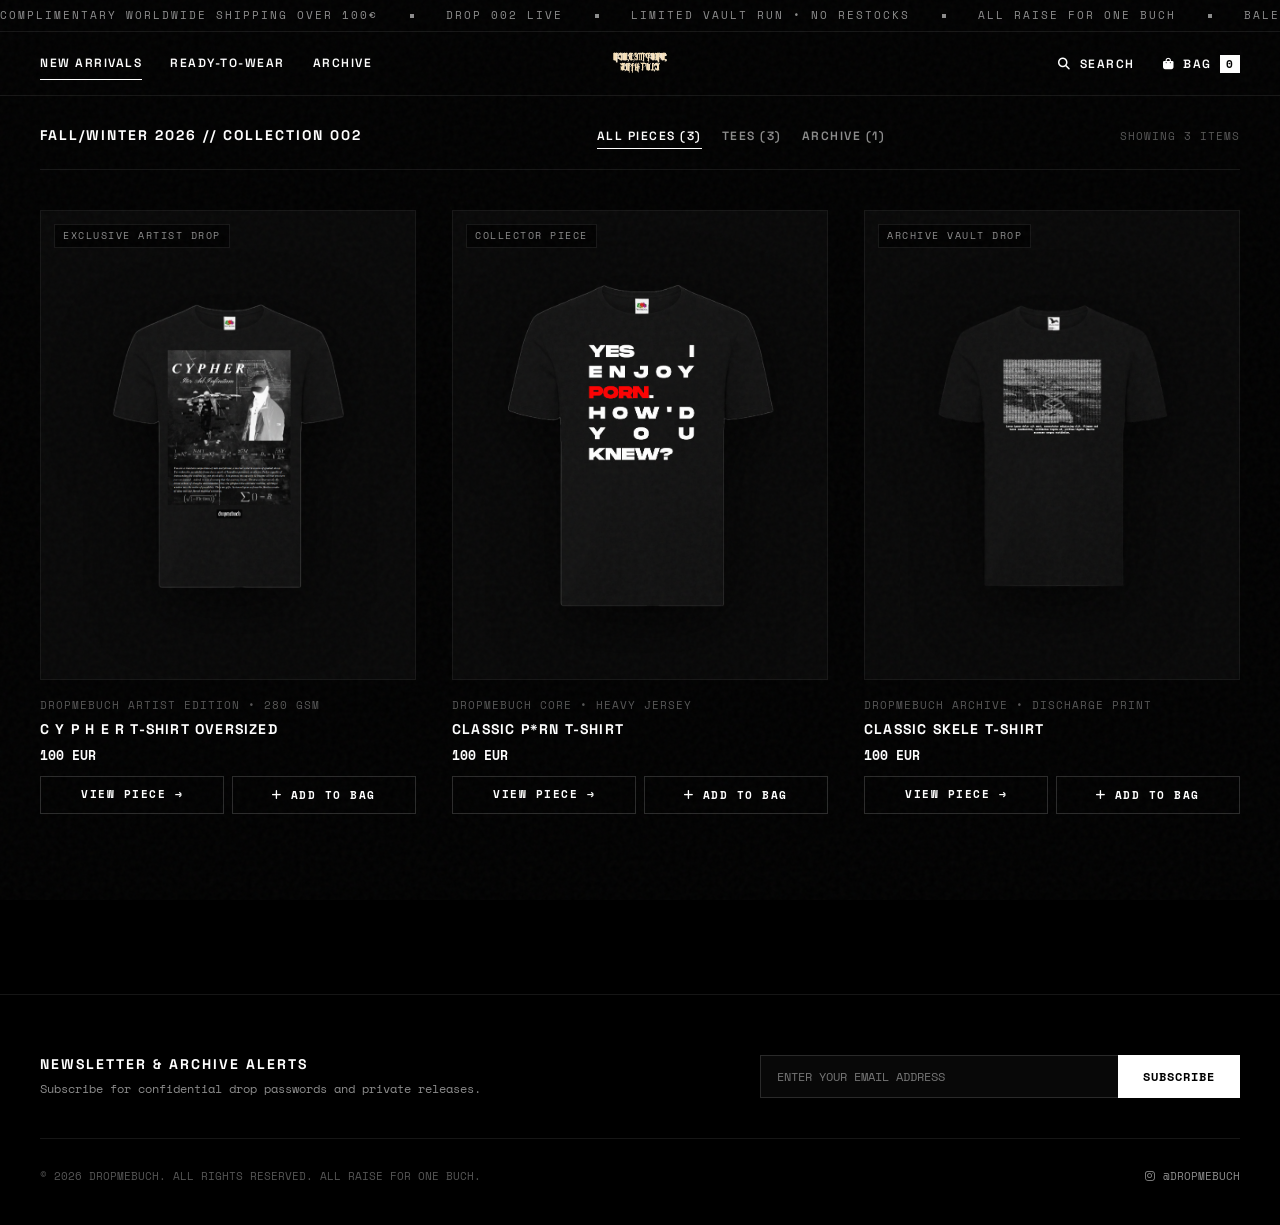
<file: index.html>
<!DOCTYPE html>
<html lang="pl">
<head>
  <meta charset="UTF-8" />
  <link rel="icon" href="img/siteicon.png">
  <meta name="viewport" content="width=device-width, initial-scale=1.0" />
  <title>DROPMEBUCH — OFFICIAL ONLINE ARCHIVE</title>
  
  <!-- Fonts -->
  <link rel="preconnect" href="https://fonts.googleapis.com">
  <link rel="preconnect" href="https://fonts.gstatic.com" crossorigin>
  <link href="https://fonts.googleapis.com/css2?family=Space+Grotesk:wght@400;500;600;700&family=Space+Mono:ital,wght@0,400;0,700;1,400&display=swap" rel="stylesheet">
  
  <!-- Font Awesome Icons -->
  <link rel="stylesheet" href="https://cdnjs.cloudflare.com/ajax/libs/font-awesome/6.4.0/css/all.min.css" integrity="sha512-iecdLmaskl7CVkqkXNQ/ZH/XLlvWZOJyj7Yy7tcenmpD1ypASozpmT/E0iPtmFIB46ZmdtAc9eNBvH0H/ZpiBw==" crossorigin="anonymous" referrerpolicy="no-referrer" />
  
  <!-- Stylesheet -->
  <link rel="stylesheet" href="css/css.css">
</head>

<body>

  <!-- Top Announcement Ticker -->
  <div class="bf-banner">
    <div class="marquee-track">
      <div class="marquee-content">
        <span>COMPLIMENTARY WORLDWIDE SHIPPING OVER 100€</span>
        <span class="marquee-dot"></span>
        <span>DROP 002 LIVE</span>
        <span class="marquee-dot"></span>
        <span>LIMITED VAULT RUN • NO RESTOCKS</span>
        <span class="marquee-dot"></span>
        <span>ALL RAISE FOR ONE BUCH</span>
        <span class="marquee-dot"></span>
        <span>BALENCIAGA DARK AESTHETIC</span>
        <span class="marquee-dot"></span>
      </div>
      <div class="marquee-content" aria-hidden="true">
        <span>COMPLIMENTARY WORLDWIDE SHIPPING OVER 100€</span>
        <span class="marquee-dot"></span>
        <span>DROP 002 LIVE</span>
        <span class="marquee-dot"></span>
        <span>LIMITED VAULT RUN • NO RESTOCKS</span>
        <span class="marquee-dot"></span>
        <span>ALL RAISE FOR ONE BUCH</span>
        <span class="marquee-dot"></span>
        <span>BALENCIAGA DARK AESTHETIC</span>
        <span class="marquee-dot"></span>
      </div>
    </div>
  </div>

  <!-- Balenciaga Luxury Top Navigation -->
  <header class="balenciaga-header">
    <div class="header-left-nav">
      <button class="header-hamburger-btn" id="hamburgerBtn" aria-label="Toggle Navigation">
        <i class="fa-solid fa-bars"></i>
      </button>
      <a href="#collection" class="header-nav-link active" data-nav-filter="all">NEW ARRIVALS</a>
      <a href="#collection" class="header-nav-link" data-nav-filter="tees">READY-TO-WEAR</a>
      <a href="#collection" class="header-nav-link" data-nav-filter="archive">ARCHIVE</a>
    </div>

    <!-- Center: User's Official Brand Logo -->
    <div class="header-center-logo">
      <a href="index.html" class="header-logo-link">
        <img src="img/sitelogo.gif" alt="DROPMEBUCH" class="header-logo-img">
      </a>
    </div>

    <div class="header-right-nav">
      <button class="header-utility-btn" id="openSearchBtn">
        <i class="fa-solid fa-magnifying-glass"></i>
        <span>SEARCH</span>
      </button>
      <button class="header-utility-btn" id="bagBtn">
        <i class="fa-solid fa-bag-shopping"></i>
        <span>BAG</span>
        <span class="header-bag-count" id="headerBagCount">0</span>
      </button>
    </div>
  </header>

  <!-- Slide-down Balenciaga Search Bar -->
  <div class="balenciaga-search-bar" id="searchBar">
    <div class="search-inner-wrap">
      <i class="fa-solid fa-magnifying-glass search-icon"></i>
      <input type="text" id="searchInput" class="balenciaga-search-input" placeholder="SEARCH PIECES... (PRESS ESC TO CLOSE)" autocomplete="off" spellcheck="false">
      <button type="button" class="search-close-btn" id="closeSearchBtn" aria-label="Close search">&times;</button>
    </div>
  </div>

  <!-- Mobile Drawer Menu -->
  <div class="mobile-nav-drawer" id="mobileDrawer">
    <div class="mobile-nav-header">
      <img src="img/sitelogo.gif" alt="DROPMEBUCH" style="height: 24px;">
      <button class="mobile-nav-close" id="closeMobileDrawer">&times;</button>
    </div>
    <ul class="mobile-nav-links">
      <li><a href="index.html">NEW ARRIVALS</a></li>
      <li><a href="#collection" data-nav-filter="tees">READY-TO-WEAR</a></li>
      <li><a href="#collection" data-nav-filter="archive">ARCHIVE VAULT</a></li>
      <li><a href="product.html?id=cypher">CYPHER TEE</a></li>
      <li><a href="product.html?id=porntee">CLASSIC P*RN TEE</a></li>
      <li><a href="product.html?id=skele">CLASSIC SKELE TEE</a></li>
      <li><a href="checkout.html">CHECKOUT</a></li>
    </ul>
    <div class="mobile-nav-footer">
      <p>© 2026 DROPMEBUCH<br>ALL RAISE FOR ONE BUCH</p>
    </div>
  </div>

  <!-- Main Lookbook / Catalog Layout -->
  <main class="editorial-container" id="collection">

    <!-- Category / Filter Bar -->
    <div class="editorial-category-bar">
      <div>
        <div class="editorial-collection-title">FALL/WINTER 2026 // COLLECTION 002</div>
      </div>
      <div class="editorial-filter-tabs">
        <button class="editorial-tab-btn active" data-filter="all">ALL PIECES (3)</button>
        <button class="editorial-tab-btn" data-filter="tees">TEES (3)</button>
        <button class="editorial-tab-btn" data-filter="archive">ARCHIVE (1)</button>
      </div>
      <div class="editorial-count" id="editorialCount">SHOWING 3 ITEMS</div>
    </div>

    <!-- Product Grid (Full-bleed Balenciaga Cards) -->
    <section class="balenciaga-grid" id="productsGrid">

      <!-- Empty State for Search -->
      <div class="search-no-results" id="searchNoResults" style="display: none;">
        <i class="fa-solid fa-ghost search-empty-icon"></i>
        <h3 class="search-empty-title">NO RESULTS FOUND</h3>
        <p class="search-empty-desc">We couldn't find any pieces matching "<span id="searchQueryText"></span>"</p>
        <button type="button" class="btn-card-direct" id="resetSearchBtn" style="max-width: 220px; margin: 0 auto;">CLEAR SEARCH</button>
      </div>

      <!-- PRODUCT 1: CYPHER x DROPMEBUCH -->
      <article class="balenciaga-product-card" data-id="cypher" data-category="tees" data-keywords="cypher dropmebuch artist edition exclusive drop tee tshirt oversized">
        <span class="card-badge-tag">EXCLUSIVE ARTIST DROP</span>

        <!-- DIRECT CLICKABLE LINK: ENTIRE IMAGE & TITLE OPENS PRODUCT PAGE -->
        <a href="product.html?id=cypher" class="product-card-link" aria-label="Open Cypher Tee Product Page">
          <div class="balenciaga-image-wrap">
            <img class="img-front has-back" src="img/cypherfront.png" alt="Cypher Tee Front" loading="lazy">
            <img class="img-back" src="img/cypherback.png" alt="Cypher Tee Back" loading="lazy">
          </div>

          <div class="balenciaga-product-info">
            <div class="product-item-meta">DROPMEBUCH ARTIST EDITION • 280 GSM</div>
            <h2 class="product-item-title">C Y P H E R T-SHIRT OVERSIZED</h2>
            <div class="product-item-price">100 EUR</div>
          </div>
        </a>

        <!-- Action Row -->
        <div class="product-card-actions">
          <a href="product.html?id=cypher" class="btn-card-direct">
            VIEW PIECE &rarr;
          </a>
          <button type="button" class="btn-card-direct btn-quick-add" 
                  data-id="cypher" 
                  data-name="C Y P H E R T-SHIRT OVERSIZED" 
                  data-price="100" 
                  data-img="img/cypherfront.png">
            <i class="fa-solid fa-plus"></i> ADD TO BAG
          </button>
        </div>
      </article>

      <!-- PRODUCT 2: CLASSIC P*RN TEE -->
      <article class="balenciaga-product-card" data-id="porntee" data-category="tees" data-keywords="classic porn p*rn tee tshirt core collector piece">
        <span class="card-badge-tag">COLLECTOR PIECE</span>

        <!-- DIRECT CLICKABLE LINK: ENTIRE IMAGE & TITLE OPENS PRODUCT PAGE -->
        <a href="product.html?id=porntee" class="product-card-link" aria-label="Open Classic P*rn Tee Product Page">
          <div class="balenciaga-image-wrap">
            <img class="img-front" src="img/porntee.png" alt="Classic P*rn Tee" loading="lazy">
          </div>

          <div class="balenciaga-product-info">
            <div class="product-item-meta">DROPMEBUCH CORE • HEAVY JERSEY</div>
            <h2 class="product-item-title">CLASSIC P*RN T-SHIRT</h2>
            <div class="product-item-price">100 EUR</div>
          </div>
        </a>

        <!-- Action Row -->
        <div class="product-card-actions">
          <a href="product.html?id=porntee" class="btn-card-direct">
            VIEW PIECE &rarr;
          </a>
          <button type="button" class="btn-card-direct btn-quick-add" 
                  data-id="porntee" 
                  data-name="CLASSIC P*RN T-SHIRT" 
                  data-price="100" 
                  data-img="img/porntee.png">
            <i class="fa-solid fa-plus"></i> ADD TO BAG
          </button>
        </div>
      </article>

      <!-- PRODUCT 3: CLASSIC SKELE TEE -->
      <article class="balenciaga-product-card" data-id="skele" data-category="tees archive" data-keywords="classic skele skeleton tee tshirt archive heavyweight 280gsm">
        <span class="card-badge-tag">ARCHIVE VAULT DROP</span>

        <!-- DIRECT CLICKABLE LINK: ENTIRE IMAGE & TITLE OPENS PRODUCT PAGE -->
        <a href="product.html?id=skele" class="product-card-link" aria-label="Open Classic Skele Tee Product Page">
          <div class="balenciaga-image-wrap">
            <img class="img-front" src="img/skele.png" alt="Classic Skele Tee" loading="lazy">
          </div>

          <div class="balenciaga-product-info">
            <div class="product-item-meta">DROPMEBUCH ARCHIVE • DISCHARGE PRINT</div>
            <h2 class="product-item-title">CLASSIC SKELE T-SHIRT</h2>
            <div class="product-item-price">100 EUR</div>
          </div>
        </a>

        <!-- Action Row -->
        <div class="product-card-actions">
          <a href="product.html?id=skele" class="btn-card-direct">
            VIEW PIECE &rarr;
          </a>
          <button type="button" class="btn-card-direct btn-quick-add" 
                  data-id="skele" 
                  data-name="CLASSIC SKELE T-SHIRT" 
                  data-price="100" 
                  data-img="img/skele.png">
            <i class="fa-solid fa-plus"></i> ADD TO BAG
          </button>
        </div>
      </article>

    </section>

  </main>

  <!-- Luxury Balenciaga Footer -->
  <footer class="balenciaga-footer">
    <div class="newsletter-box">
      <div class="newsletter-title-block">
        <h3>NEWSLETTER & ARCHIVE ALERTS</h3>
        <p>Subscribe for confidential drop passwords and private releases.</p>
      </div>
      <form class="newsletter-form" id="newsletterForm">
        <input type="email" id="newsletterEmail" placeholder="ENTER YOUR EMAIL ADDRESS" required autocomplete="email">
        <button type="submit">SUBSCRIBE</button>
      </form>
    </div>

    <div class="footer-bottom-row">
      <p>© 2026 DROPMEBUCH. ALL RIGHTS RESERVED. ALL RAISE FOR ONE BUCH.</p>
      <a href="https://instagram.com/dropmebuch" target="_blank" rel="noopener noreferrer" class="footer-social-link">
        <i class="fa-brands fa-instagram"></i> <span>@DROPMEBUCH</span>
      </a>
    </div>
  </footer>

  <!-- Slide-over Cart Drawer -->
  <div class="cart-drawer-backdrop" id="cartBackdrop"></div>
  <aside class="cart-drawer" id="cartDrawer" aria-label="Shopping bag">
    <div class="cart-drawer-header">
      <h2 class="cart-drawer-title">
        <span>SHOPPING BAG</span>
        <span class="cart-drawer-count" id="drawerCartCount">0</span>
      </h2>
      <button class="cart-close-btn" id="cartCloseBtn" aria-label="Close bag">&times;</button>
    </div>

    <!-- Free Shipping Progress -->
    <div class="free-shipping-box">
      <div class="shipping-text" id="shippingText">
        <span>Free Worldwide Shipping over 100€</span>
        <span id="shippingRemaining">100€ to unlock</span>
      </div>
      <div class="shipping-bar-bg">
        <div class="shipping-bar-fill" id="shippingBarFill"></div>
      </div>
    </div>

    <!-- Cart Items List -->
    <div class="cart-items-list" id="cartItemsContainer">
      <div class="cart-empty-state" id="cartEmptyState">
        <i class="fa-solid fa-bag-shopping cart-empty-icon"></i>
        <p>YOUR BAG IS CURRENTLY EMPTY</p>
      </div>
    </div>

    <!-- Cart Footer / Checkout -->
    <div class="cart-drawer-footer" id="cartFooter">
      <div class="cart-subtotal-row">
        <span>SUBTOTAL:</span>
        <span class="cart-subtotal-val" id="cartSubtotal">0 EUR</span>
      </div>
      <button class="cart-checkout-btn" id="checkoutBtn">PROCEED TO CHECKOUT</button>
    </div>
  </aside>

  <!-- Toast Container -->
  <div class="toast-container" id="toastContainer"></div>

  <!-- Application Logic -->
  <script src="js/js.js"></script>

</body>
</html>
</file>
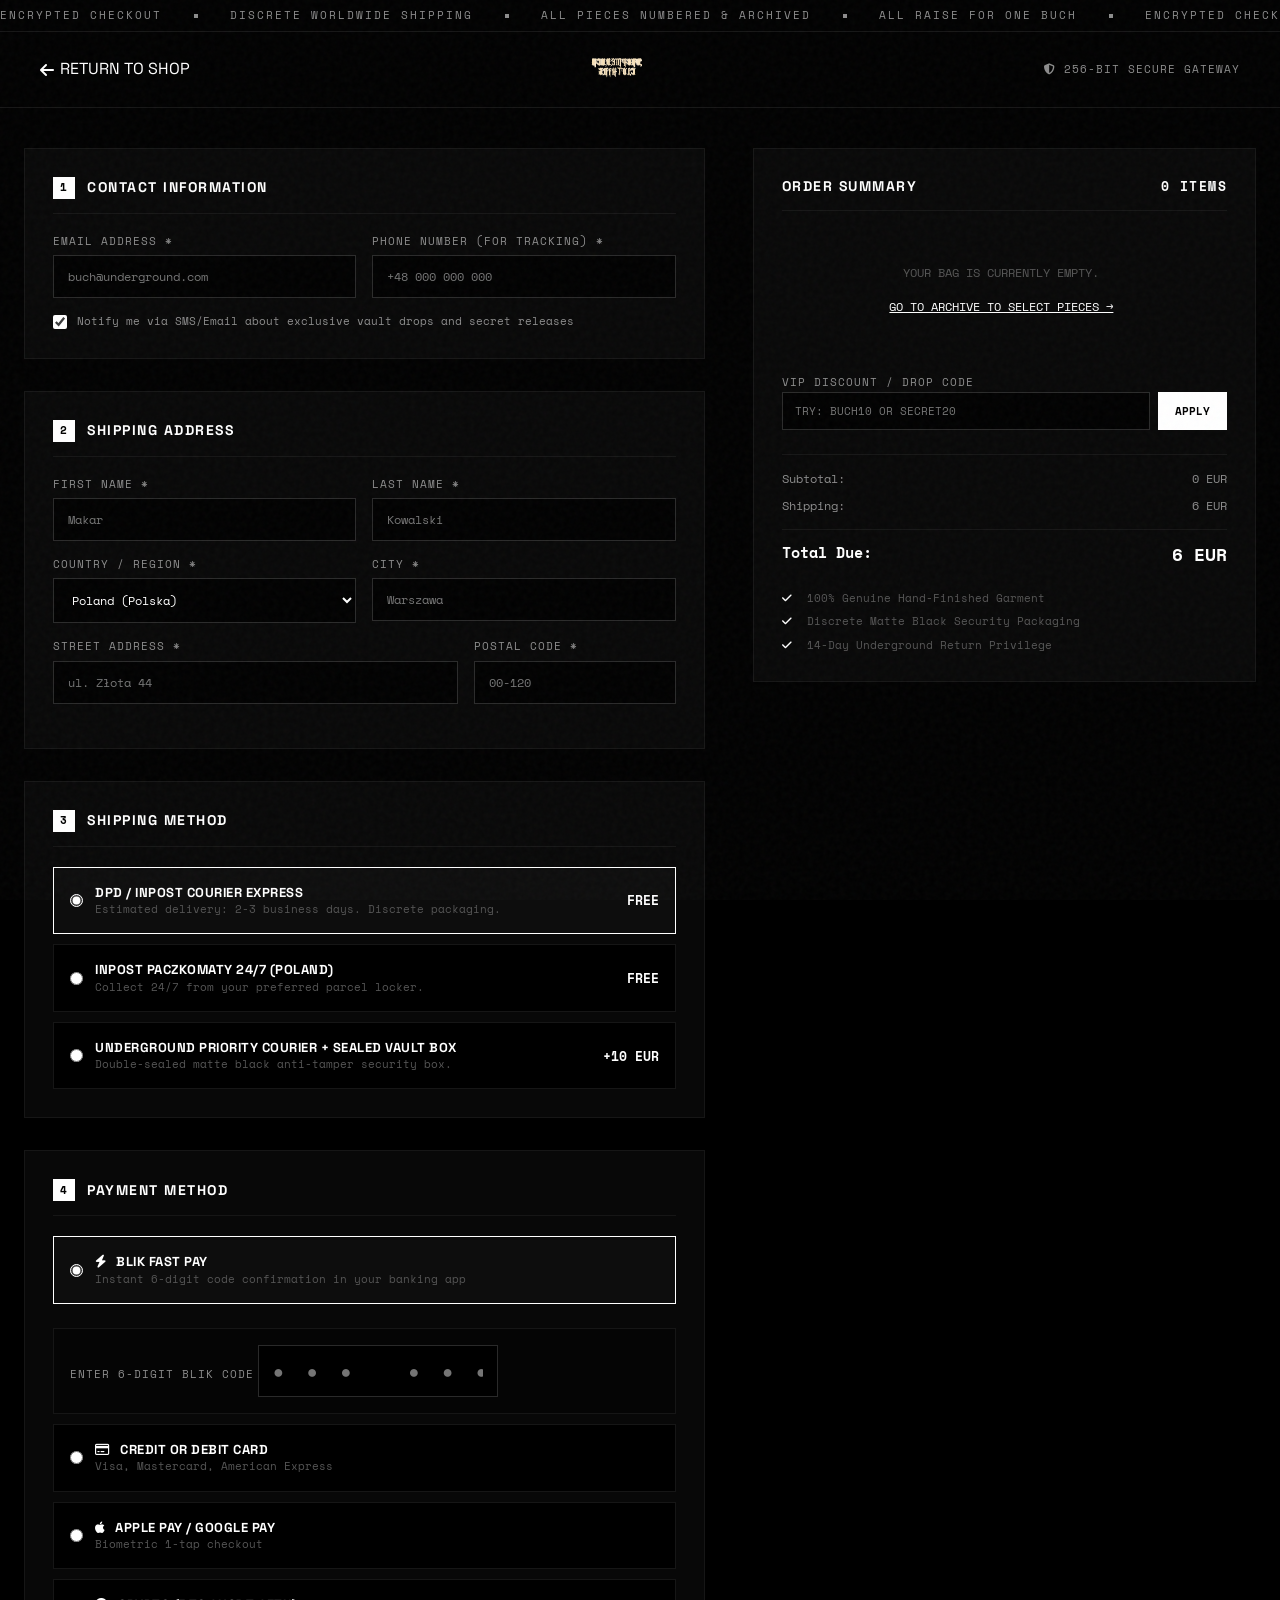
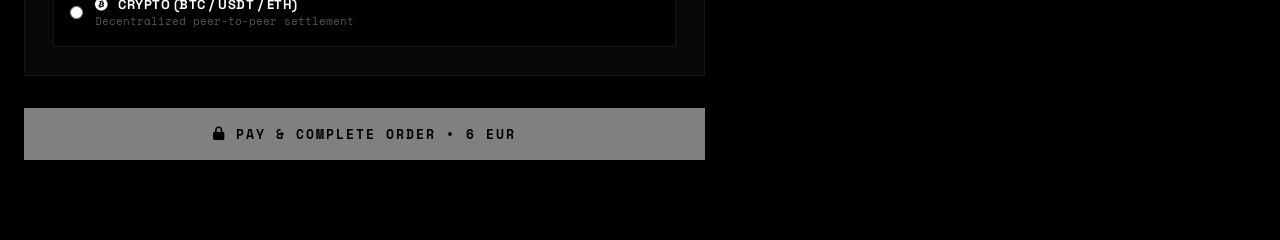
<file: checkout.html>
<!DOCTYPE html>
<html lang="pl">
<head>
  <meta charset="UTF-8" />
  <link rel="icon" href="img/siteicon.png">
  <meta name="viewport" content="width=device-width, initial-scale=1.0" />
  <title>CHECKOUT — DROPME.CLOTHING</title>
  
  <!-- Fonts -->
  <link rel="preconnect" href="https://fonts.googleapis.com">
  <link rel="preconnect" href="https://fonts.gstatic.com" crossorigin>
  <link href="https://fonts.googleapis.com/css2?family=Space+Grotesk:wght@400;500;600;700&family=Space+Mono:ital,wght@0,400;0,700;1,400&display=swap" rel="stylesheet">
  
  <!-- Font Awesome Icons -->
  <link rel="stylesheet" href="https://cdnjs.cloudflare.com/ajax/libs/font-awesome/6.4.0/css/all.min.css" integrity="sha512-iecdLmaskl7CVkqkXNQ/ZH/XLlvWZOJyj7Yy7tcenmpD1ypASozpmT/E0iPtmFIB46ZmdtAc9eNBvH0H/ZpiBw==" crossorigin="anonymous" referrerpolicy="no-referrer" />
  
  <!-- Stylesheet -->
  <link rel="stylesheet" href="css/css.css">
</head>

<body class="checkout-body">

  <!-- Top Announcement Ticker -->
  <div class="bf-banner">
    <div class="marquee-track">
      <div class="marquee-content">
        <span>ENCRYPTED CHECKOUT</span>
        <span class="marquee-dot"></span>
        <span>DISCRETE WORLDWIDE SHIPPING</span>
        <span class="marquee-dot"></span>
        <span>ALL PIECES NUMBERED & ARCHIVED</span>
        <span class="marquee-dot"></span>
        <span>ALL RAISE FOR ONE BUCH</span>
        <span class="marquee-dot"></span>
      </div>
      <div class="marquee-content" aria-hidden="true">
        <span>ENCRYPTED CHECKOUT</span>
        <span class="marquee-dot"></span>
        <span>DISCRETE WORLDWIDE SHIPPING</span>
        <span class="marquee-dot"></span>
        <span>ALL PIECES NUMBERED & ARCHIVED</span>
        <span class="marquee-dot"></span>
        <span>ALL RAISE FOR ONE BUCH</span>
        <span class="marquee-dot"></span>
      </div>
    </div>
  </div>

  <!-- Header -->
  <header class="checkout-header">
    <a href="index.html" class="pdp-back-link">
      <i class="fa-solid fa-arrow-left"></i> <span>RETURN TO SHOP</span>
    </a>

    <a href="index.html" class="checkout-logo">
      <img src="img/sitelogo.gif" alt="DROPMEBUCH">
    </a>

    <div class="checkout-security-badge">
      <i class="fa-solid fa-shield-halved"></i>
      <span>256-BIT SECURE GATEWAY</span>
    </div>
  </header>

  <!-- Checkout Container -->
  <main class="checkout-layout">

    <!-- Left Column: Checkout Form -->
    <form class="checkout-form-col" id="checkoutForm">

      <!-- Step 1: Contact Information -->
      <div class="checkout-step-block">
        <h2 class="checkout-step-title">
          <span class="step-num">1</span>
          <span>CONTACT INFORMATION</span>
        </h2>

        <div class="form-row">
          <div class="form-group">
            <label class="form-label" for="email">Email Address *</label>
            <input type="email" id="email" class="form-input" placeholder="buch@underground.com" required autocomplete="email">
          </div>
          <div class="form-group">
            <label class="form-label" for="phone">Phone Number (For Tracking) *</label>
            <input type="tel" id="phone" class="form-input" placeholder="+48 000 000 000" required autocomplete="tel">
          </div>
        </div>

        <label class="form-checkbox-label">
          <input type="checkbox" class="form-checkbox" checked>
          <span>Notify me via SMS/Email about exclusive vault drops and secret releases</span>
        </label>
      </div>

      <!-- Step 2: Delivery Details -->
      <div class="checkout-step-block">
        <h2 class="checkout-step-title">
          <span class="step-num">2</span>
          <span>SHIPPING ADDRESS</span>
        </h2>

        <div class="form-row">
          <div class="form-group">
            <label class="form-label" for="fname">First Name *</label>
            <input type="text" id="fname" class="form-input" placeholder="Makar" required autocomplete="given-name">
          </div>
          <div class="form-group">
            <label class="form-label" for="lname">Last Name *</label>
            <input type="text" id="lname" class="form-input" placeholder="Kowalski" required autocomplete="family-name">
          </div>
        </div>

        <div class="form-row">
          <div class="form-group">
            <label class="form-label" for="country">Country / Region *</label>
            <select id="country" class="form-select" required autocomplete="country">
              <option value="PL" selected>Poland (Polska)</option>
              <option value="DE">Germany (Deutschland)</option>
              <option value="UK">United Kingdom</option>
              <option value="US">United States</option>
              <option value="FR">France</option>
              <option value="NL">Netherlands</option>
              <option value="OTHER">Other International</option>
            </select>
          </div>
          <div class="form-group">
            <label class="form-label" for="city">City *</label>
            <input type="text" id="city" class="form-input" placeholder="Warszawa" required autocomplete="address-level2">
          </div>
        </div>

        <div class="form-row">
          <div class="form-group" style="flex: 2;">
            <label class="form-label" for="address">Street Address *</label>
            <input type="text" id="address" class="form-input" placeholder="ul. Złota 44" required autocomplete="address-line1">
          </div>
          <div class="form-group" style="flex: 1;">
            <label class="form-label" for="zip">Postal Code *</label>
            <input type="text" id="zip" class="form-input" placeholder="00-120" required autocomplete="postal-code">
          </div>
        </div>
      </div>

      <!-- Step 3: Shipping Method -->
      <div class="checkout-step-block">
        <h2 class="checkout-step-title">
          <span class="step-num">3</span>
          <span>SHIPPING METHOD</span>
        </h2>

        <div class="selectable-options">
          <label class="selectable-option selected">
            <div class="option-left">
              <input type="radio" name="shippingMethod" class="option-radio" value="courier" checked>
              <div>
                <div class="option-name">DPD / InPost Courier Express</div>
                <div class="option-desc">Estimated delivery: 2-3 business days. Discrete packaging.</div>
              </div>
            </div>
            <div class="option-price" id="shippingMethodPrice">FREE</div>
          </label>

          <label class="selectable-option">
            <div class="option-left">
              <input type="radio" name="shippingMethod" class="option-radio" value="paczkomat">
              <div>
                <div class="option-name">InPost Paczkomaty 24/7 (Poland)</div>
                <div class="option-desc">Collect 24/7 from your preferred parcel locker.</div>
              </div>
            </div>
            <div class="option-price">FREE</div>
          </label>

          <label class="selectable-option">
            <div class="option-left">
              <input type="radio" name="shippingMethod" class="option-radio" value="discrete">
              <div>
                <div class="option-name">Underground Priority Courier + Sealed Vault Box</div>
                <div class="option-desc">Double-sealed matte black anti-tamper security box.</div>
              </div>
            </div>
            <div class="option-price">+10 EUR</div>
          </label>
        </div>
      </div>

      <!-- Step 4: Payment Method -->
      <div class="checkout-step-block">
        <h2 class="checkout-step-title">
          <span class="step-num">4</span>
          <span>PAYMENT METHOD</span>
        </h2>

        <div class="selectable-options">
          
          <!-- BLIK Option -->
          <label class="selectable-option selected" id="optBlik">
            <div class="option-left">
              <input type="radio" name="paymentMethod" class="option-radio" value="blik" checked>
              <div>
                <div class="option-name"><i class="fa-solid fa-bolt" style="color:var(--text-primary); margin-right:6px;"></i> BLIK Fast Pay</div>
                <div class="option-desc">Instant 6-digit code confirmation in your banking app</div>
              </div>
            </div>
          </label>
          <div class="payment-details-box active" id="blikBox">
            <label class="form-label" for="blikCode">Enter 6-digit BLIK Code</label>
            <input type="text" id="blikCode" class="form-input" placeholder="● ● ●   ● ● ●" maxlength="6" style="letter-spacing:6px; font-size:18px; text-align:center; max-width:240px;">
          </div>

          <!-- Credit Card Option -->
          <label class="selectable-option" id="optCard">
            <div class="option-left">
              <input type="radio" name="paymentMethod" class="option-radio" value="card">
              <div>
                <div class="option-name"><i class="fa-regular fa-credit-card" style="margin-right:6px;"></i> Credit or Debit Card</div>
                <div class="option-desc">Visa, Mastercard, American Express</div>
              </div>
            </div>
          </label>
          <div class="payment-details-box" id="cardBox">
            <div class="form-group" style="margin-bottom:12px;">
              <label class="form-label">Card Number</label>
              <input type="text" class="form-input" placeholder="4000 1234 5678 9010" maxlength="19">
            </div>
            <div class="form-row">
              <div class="form-group">
                <label class="form-label">Expiration (MM/YY)</label>
                <input type="text" class="form-input" placeholder="08/28" maxlength="5">
              </div>
              <div class="form-group">
                <label class="form-label">CVV / CVC</label>
                <input type="password" class="form-input" placeholder="●●●" maxlength="4">
              </div>
            </div>
          </div>

          <!-- Apple Pay / Google Pay -->
          <label class="selectable-option" id="optDigital">
            <div class="option-left">
              <input type="radio" name="paymentMethod" class="option-radio" value="apple_google">
              <div>
                <div class="option-name"><i class="fa-brands fa-apple" style="margin-right:6px;"></i> Apple Pay / Google Pay</div>
                <div class="option-desc">Biometric 1-tap checkout</div>
              </div>
            </div>
          </label>

          <!-- Crypto / Bitcoin -->
          <label class="selectable-option" id="optCrypto">
            <div class="option-left">
              <input type="radio" name="paymentMethod" class="option-radio" value="crypto">
              <div>
                <div class="option-name"><i class="fa-brands fa-bitcoin" style="margin-right:6px;"></i> Crypto (BTC / USDT / ETH)</div>
                <div class="option-desc">Decentralized peer-to-peer settlement</div>
              </div>
            </div>
          </label>

        </div>
      </div>

      <!-- Submit Order Button -->
      <button type="submit" class="btn-pay-now" id="checkoutPayBtn">
        <i class="fa-solid fa-lock"></i>
        <span id="payBtnLabel">PAY & COMPLETE ORDER • 100 EUR</span>
      </button>

    </form>

    <!-- Right Column: Order Summary -->
    <aside class="checkout-summary-col">
      <h3 class="checkout-summary-title">
        <span>ORDER SUMMARY</span>
        <span id="checkoutItemCount" style="color:var(--text-primary); font-family:var(--font-mono); font-size:13px;">0 ITEMS</span>
      </h3>

      <!-- Items List -->
      <div class="checkout-items-list" id="checkoutItemsList">
        <!-- Dynamically injected from localStorage -->
      </div>

      <!-- Promo Code Box -->
      <div class="checkout-promo-section">
        <label class="form-label" for="promoInput">VIP Discount / Drop Code</label>
        <div class="checkout-promo-wrap">
          <input type="text" id="promoInput" placeholder="TRY: BUCH10 or SECRET20" autocomplete="off">
          <button type="button" id="promoApplyBtn">APPLY</button>
        </div>
        <div class="promo-message" id="promoMsg"></div>
      </div>

      <!-- Totals Breakdown -->
      <div class="checkout-totals-list">
        <div class="checkout-total-row">
          <span>Subtotal:</span>
          <span id="summarySubtotal">0 EUR</span>
        </div>
        <div class="checkout-total-row" id="discountRow" style="display:none; color:#66ff88;">
          <span>VIP Discount:</span>
          <span id="summaryDiscount">-0 EUR</span>
        </div>
        <div class="checkout-total-row">
          <span>Shipping:</span>
          <span id="summaryShipping">FREE</span>
        </div>
        <div class="checkout-total-row final">
          <span>Total Due:</span>
          <span class="total-val" id="summaryTotal">0 EUR</span>
        </div>
      </div>

      <!-- Guarantee Perks -->
      <ul class="checkout-perks-list">
        <li><i class="fa-solid fa-check" style="color:var(--text-primary); margin-right:8px;"></i> 100% Genuine Hand-Finished Garment</li>
        <li><i class="fa-solid fa-check" style="color:var(--text-primary); margin-right:8px;"></i> Discrete Matte Black Security Packaging</li>
        <li><i class="fa-solid fa-check" style="color:var(--text-primary); margin-right:8px;"></i> 14-Day Underground Return Privilege</li>
      </ul>
    </aside>

  </main>

  <!-- Order Success Modal Backdrop -->
  <div class="order-success-modal-backdrop" id="orderSuccessModal">
    <div class="order-success-card">
      <div class="order-success-icon">
        <i class="fa-solid fa-circle-check"></i>
      </div>
      <h2 class="order-success-title">ORDER SECURED & ARCHIVED</h2>
      <div class="order-num-badge" id="successOrderNumber">ORDER #DMB-94812</div>
      
      <p class="order-success-text">
        Your allocation has been locked in our underground vault. 
        A confirmation dispatch receipt with real-time package tracking has been sent to your email.
        <br><br>
        <strong>ALL RAISE FOR ONE BUCH.</strong>
      </p>

      <a href="index.html" class="btn-order-return">RETURN TO MAIN ARCHIVE</a>
    </div>
  </div>

  <!-- Toast Notification Container -->
  <div class="toast-container" id="toastContainer"></div>

  <!-- Checkout Logic Script -->
  <script src="js/checkout.js"></script>

</body>
</html>
</file>
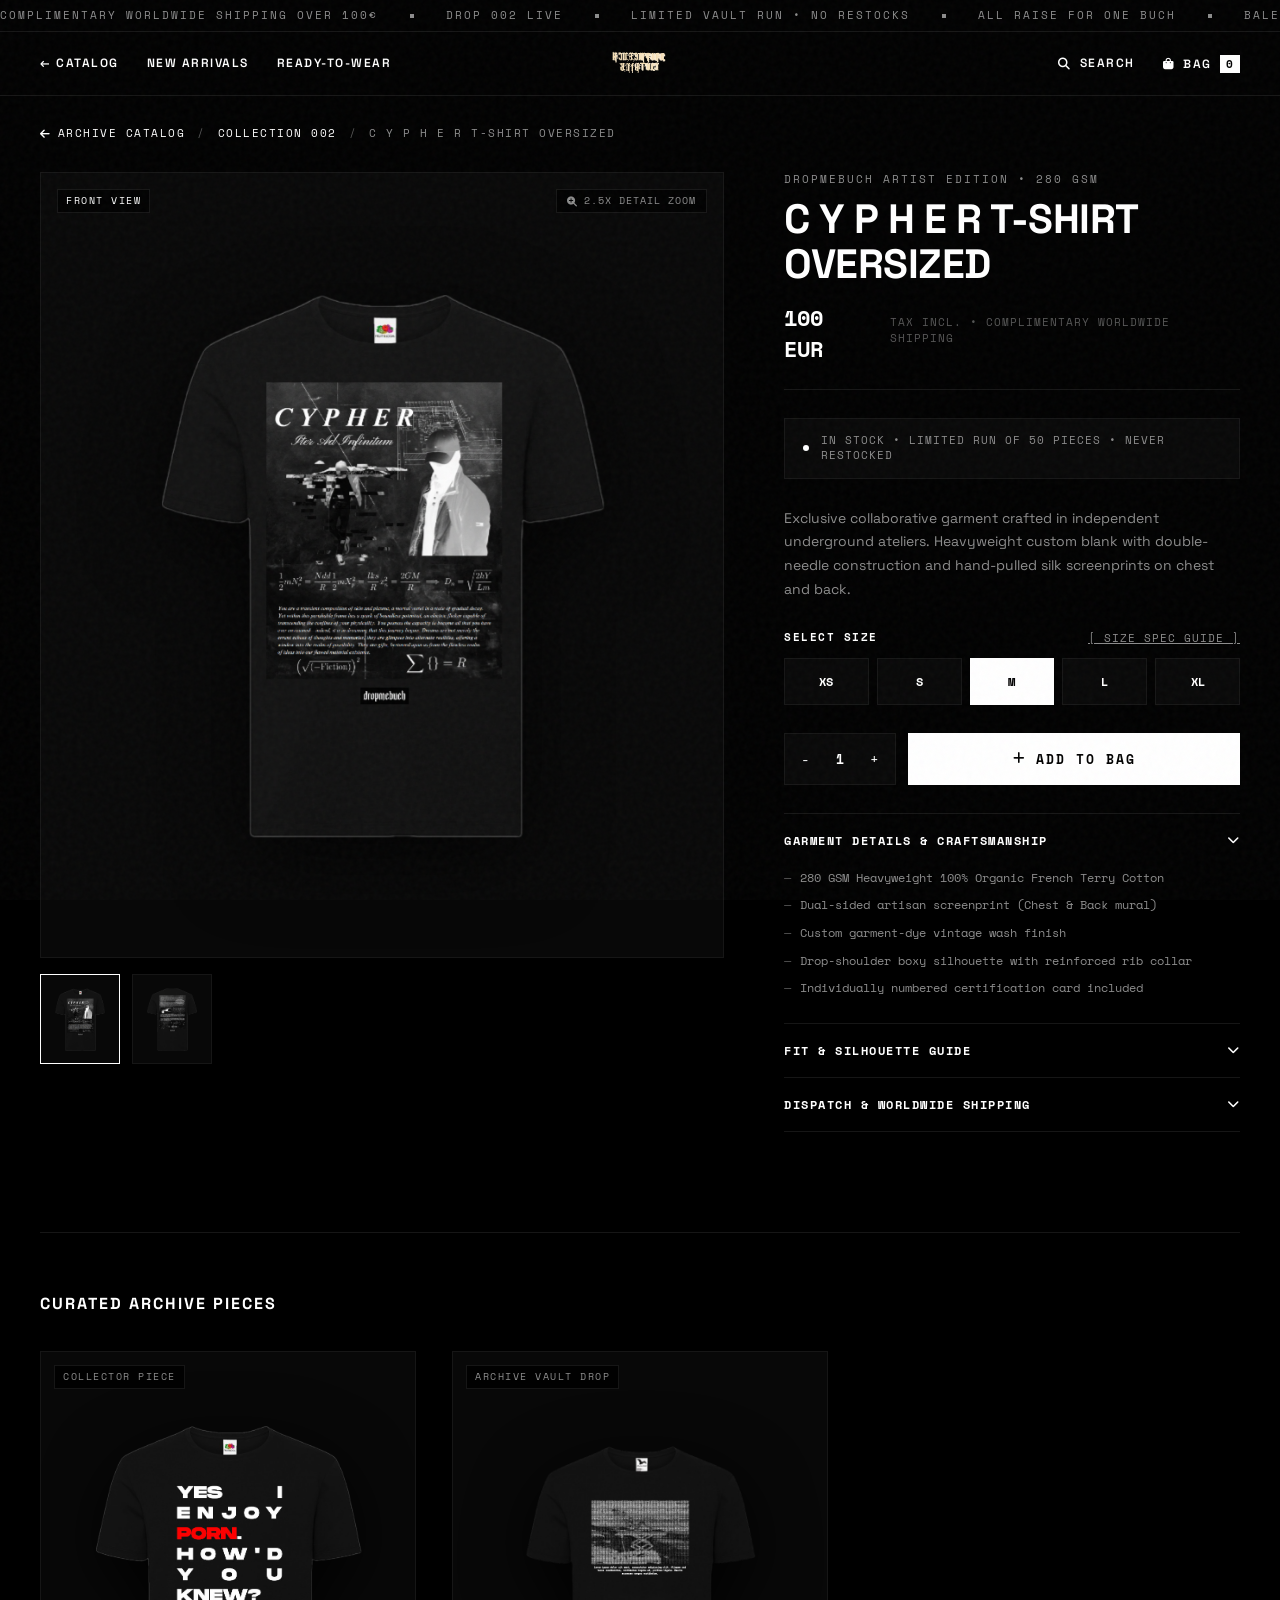
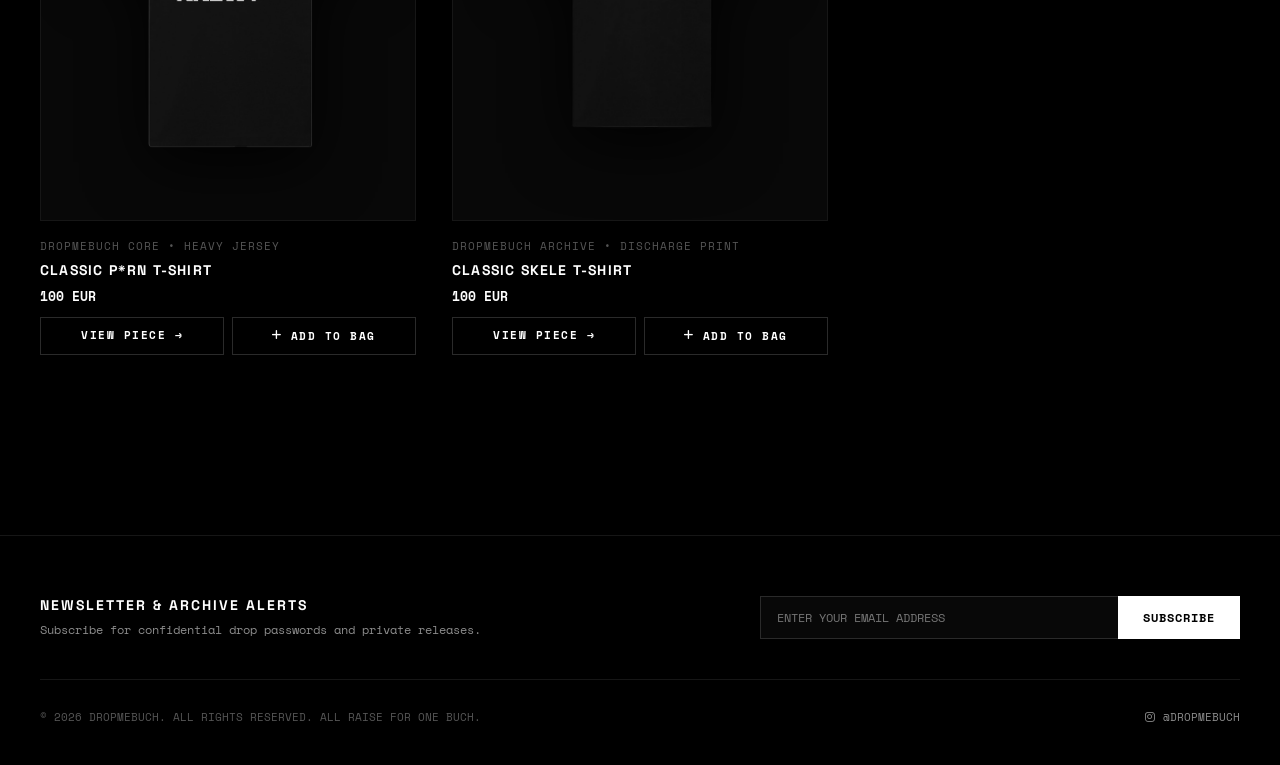
<file: product.html>
<!DOCTYPE html>
<html lang="pl">
<head>
  <meta charset="UTF-8" />
  <link rel="icon" href="img/siteicon.png">
  <meta name="viewport" content="width=device-width, initial-scale=1.0" />
  <title id="pdpPageTitle">C Y P H E R x DROPMEBUCH — DROPME.CLOTHING</title>
  
  <!-- Fonts -->
  <link rel="preconnect" href="https://fonts.googleapis.com">
  <link rel="preconnect" href="https://fonts.gstatic.com" crossorigin>
  <link href="https://fonts.googleapis.com/css2?family=Space+Grotesk:wght@400;500;600;700&family=Space+Mono:ital,wght@0,400;0,700;1,400&display=swap" rel="stylesheet">
  
  <!-- Font Awesome Icons -->
  <link rel="stylesheet" href="https://cdnjs.cloudflare.com/ajax/libs/font-awesome/6.4.0/css/all.min.css" integrity="sha512-iecdLmaskl7CVkqkXNQ/ZH/XLlvWZOJyj7Yy7tcenmpD1ypASozpmT/E0iPtmFIB46ZmdtAc9eNBvH0H/ZpiBw==" crossorigin="anonymous" referrerpolicy="no-referrer" />
  
  <!-- Stylesheet -->
  <link rel="stylesheet" href="css/css.css">
</head>

<body>

  <!-- Top Announcement Ticker -->
  <div class="bf-banner">
    <div class="marquee-track">
      <div class="marquee-content">
        <span>COMPLIMENTARY WORLDWIDE SHIPPING OVER 100€</span>
        <span class="marquee-dot"></span>
        <span>DROP 002 LIVE</span>
        <span class="marquee-dot"></span>
        <span>LIMITED VAULT RUN • NO RESTOCKS</span>
        <span class="marquee-dot"></span>
        <span>ALL RAISE FOR ONE BUCH</span>
        <span class="marquee-dot"></span>
        <span>BALENCIAGA DARK AESTHETIC</span>
        <span class="marquee-dot"></span>
      </div>
      <div class="marquee-content" aria-hidden="true">
        <span>COMPLIMENTARY WORLDWIDE SHIPPING OVER 100€</span>
        <span class="marquee-dot"></span>
        <span>DROP 002 LIVE</span>
        <span class="marquee-dot"></span>
        <span>LIMITED VAULT RUN • NO RESTOCKS</span>
        <span class="marquee-dot"></span>
        <span>ALL RAISE FOR ONE BUCH</span>
        <span class="marquee-dot"></span>
        <span>BALENCIAGA DARK AESTHETIC</span>
        <span class="marquee-dot"></span>
      </div>
    </div>
  </div>

  <!-- Balenciaga Luxury Top Navigation -->
  <header class="balenciaga-header">
    <div class="header-left-nav">
      <button class="header-hamburger-btn" id="hamburgerBtn" aria-label="Toggle Navigation">
        <i class="fa-solid fa-bars"></i>
      </button>
      <a href="index.html" class="header-nav-link">← CATALOG</a>
      <a href="index.html#collection" class="header-nav-link">NEW ARRIVALS</a>
      <a href="index.html#collection" class="header-nav-link">READY-TO-WEAR</a>
    </div>

    <!-- Center: Brand Logo -->
    <div class="header-center-logo">
      <a href="index.html" class="header-logo-link">
        <img src="img/sitelogo.gif" alt="DROPMEBUCH" class="header-logo-img">
      </a>
    </div>

    <div class="header-right-nav">
      <a href="index.html" class="header-utility-btn" style="text-decoration: none;">
        <i class="fa-solid fa-magnifying-glass"></i>
        <span>SEARCH</span>
      </a>
      <button class="header-utility-btn" id="bagBtn">
        <i class="fa-solid fa-bag-shopping"></i>
        <span>BAG</span>
        <span class="header-bag-count" id="headerBagCount">0</span>
      </button>
    </div>
  </header>

  <!-- Mobile Navigation Drawer -->
  <div class="mobile-nav-drawer" id="mobileDrawer">
    <div class="mobile-nav-header">
      <img src="img/sitelogo.gif" alt="DROPMEBUCH" style="height: 24px;">
      <button class="mobile-nav-close" id="closeMobileDrawer">&times;</button>
    </div>
    <ul class="mobile-nav-links">
      <li><a href="index.html">← ALL PIECES</a></li>
      <li><a href="product.html?id=cypher">CYPHER TEE</a></li>
      <li><a href="product.html?id=porntee">CLASSIC P*RN TEE</a></li>
      <li><a href="product.html?id=skele">CLASSIC SKELE TEE</a></li>
      <li><a href="checkout.html">CHECKOUT</a></li>
    </ul>
    <div class="mobile-nav-footer">
      <p>© 2026 DROPMEBUCH<br>ALL RAISE FOR ONE BUCH</p>
    </div>
  </div>

  <!-- Main Product Detail View -->
  <main class="pdp-main-wrap">

    <!-- Breadcrumb Navigation -->
    <nav class="pdp-breadcrumb" aria-label="Breadcrumb">
      <a href="index.html" class="pdp-back-link"><i class="fa-solid fa-arrow-left"></i> ARCHIVE CATALOG</a>
      <span class="pdp-bc-sep">/</span>
      <span>COLLECTION 002</span>
      <span class="pdp-bc-sep">/</span>
      <span class="pdp-bc-current" id="pdpBreadcrumbTitle">C Y P H E R x DROPMEBUCH</span>
    </nav>

    <!-- Product Detail Container -->
    <section class="pdp-container">

      <!-- Left Column: Gallery with 2.5x Zoom -->
      <div class="pdp-gallery-col">
        <div class="pdp-main-image-wrap" id="pdpMainImgWrap">
          <span class="pdp-view-badge" id="pdpViewBadge">FRONT VIEW</span>
          <div class="pdp-zoom-hint" id="pdpZoomHint">
            <i class="fa-solid fa-magnifying-glass-plus"></i> <span>2.5X DETAIL ZOOM</span>
          </div>
          <div class="pdp-lens" id="pdpLens"></div>
          <img id="pdpMainImg" src="img/cypherfront.png" alt="Product Image">
        </div>

        <!-- Thumbnails -->
        <div class="pdp-thumbs" id="pdpThumbsContainer">
          <!-- Populated dynamically via JS -->
        </div>
      </div>

      <!-- Right Column: Product Purchasing & Specs -->
      <div class="pdp-info-col">

        <div class="pdp-header">
          <span class="pdp-brand-tag" id="pdpBrand">DROPMEBUCH ARTIST EDITION</span>
          <h1 class="pdp-title" id="pdpTitle">C Y P H E R x DROPMEBUCH</h1>
          <div class="pdp-price-row">
            <span class="pdp-price" id="pdpPrice">100 EUR</span>
            <span class="pdp-tax-note">TAX INCL. • COMPLIMENTARY WORLDWIDE SHIPPING</span>
          </div>
        </div>

        <!-- Drop Status Alert -->
        <div class="pdp-status-card">
          <span class="pdp-status-dot"></span>
          <span id="pdpStatusText">IN STOCK • LIMITED RUN OF 50 PIECES • NEVER RESTOCKED</span>
        </div>

        <!-- Description -->
        <p class="pdp-desc" id="pdpDesc">
          Exclusive collaborative garment crafted in independent underground ateliers. 
          Heavyweight custom blank with double-needle construction and hand-pulled silk screenprints on chest and back.
        </p>

        <!-- Size Selection Area -->
        <div class="pdp-size-section">
          <div class="pdp-size-header">
            <span class="pdp-size-label">SELECT SIZE</span>
            <button type="button" class="pdp-size-guide-btn" id="openSizeGuide">[ SIZE SPEC GUIDE ]</button>
          </div>
          <div class="pdp-size-pills" id="pdpSizePills">
            <button type="button" class="pdp-size-pill" data-size="XS">XS</button>
            <button type="button" class="pdp-size-pill" data-size="S">S</button>
            <button type="button" class="pdp-size-pill selected" data-size="M">M</button>
            <button type="button" class="pdp-size-pill" data-size="L">L</button>
            <button type="button" class="pdp-size-pill" data-size="XL">XL</button>
          </div>
        </div>

        <!-- Quantity & Add Button -->
        <div class="pdp-actions-row">
          <div class="pdp-qty-wrap">
            <button type="button" class="pdp-qty-btn" id="qtyMinusBtn" aria-label="Decrease quantity">-</button>
            <span class="pdp-qty-val" id="qtyDisplay">1</span>
            <button type="button" class="pdp-qty-btn" id="qtyPlusBtn" aria-label="Increase quantity">+</button>
          </div>

          <button type="button" class="btn-pdp-add" id="pdpAddBtn">
            <i class="fa-solid fa-plus"></i> ADD TO BAG
          </button>
        </div>

        <!-- Product Accordion -->
        <div class="pdp-accordion">

          <!-- Item 1: Specs -->
          <div class="pdp-accordion-item active">
            <button type="button" class="pdp-accordion-trigger">
              <span>GARMENT DETAILS & CRAFTSMANSHIP</span>
              <i class="fa-solid fa-chevron-down pdp-accordion-icon"></i>
            </button>
            <div class="pdp-accordion-content">
              <div class="pdp-accordion-inner">
                <ul id="pdpSpecsList">
                  <li>280 GSM Heavyweight 100% Organic French Terry Cotton</li>
                  <li>Dual-sided artisan screenprint (Chest & Back mural)</li>
                  <li>Custom garment-dye vintage wash finish</li>
                  <li>Drop-shoulder boxy silhouette with reinforced rib collar</li>
                  <li>Individually numbered certification card included</li>
                </ul>
              </div>
            </div>
          </div>

          <!-- Item 2: Sizing -->
          <div class="pdp-accordion-item">
            <button type="button" class="pdp-accordion-trigger">
              <span>FIT & SILHOUETTE GUIDE</span>
              <i class="fa-solid fa-chevron-down pdp-accordion-icon"></i>
            </button>
            <div class="pdp-accordion-content">
              <div class="pdp-accordion-inner">
                <p>Oversized streetwear boxy fit with lowered armholes. We recommend ordering your true size for intended relaxed look, or one size down for standard tailored fit.</p>
                <p style="margin-top:8px;">Model is 185cm / 74kg wearing Size L.</p>
              </div>
            </div>
          </div>

          <!-- Item 3: Shipping -->
          <div class="pdp-accordion-item">
            <button type="button" class="pdp-accordion-trigger">
              <span>DISPATCH & WORLDWIDE SHIPPING</span>
              <i class="fa-solid fa-chevron-down pdp-accordion-icon"></i>
            </button>
            <div class="pdp-accordion-content">
              <div class="pdp-accordion-inner">
                <p>All items dispatched from central distribution hub within 24-48 business hours.</p>
                <p style="margin-top:6px;">• Poland / EU: 2-4 business days (Complimentary over 100€)<br>• Worldwide: 4-7 business days via Express Courier</p>
                <p style="margin-top:6px;">Includes full discrete tracking and 14-day underground return guarantee.</p>
              </div>
            </div>
          </div>

        </div>

      </div>

    </section>

    <!-- Curated Companion Pieces -->
    <section class="pdp-related-section">
      <h2 class="pdp-related-title">CURATED ARCHIVE PIECES</h2>
      <div class="balenciaga-grid" id="pdpRelatedGrid">
        <!-- Populated dynamically via JS -->
      </div>
    </section>

  </main>

  <!-- Luxury Balenciaga Footer -->
  <footer class="balenciaga-footer">
    <div class="newsletter-box">
      <div class="newsletter-title-block">
        <h3>NEWSLETTER & ARCHIVE ALERTS</h3>
        <p>Subscribe for confidential drop passwords and private releases.</p>
      </div>
      <form class="newsletter-form" id="newsletterForm">
        <input type="email" id="newsletterEmail" placeholder="ENTER YOUR EMAIL ADDRESS" required autocomplete="email">
        <button type="submit">SUBSCRIBE</button>
      </form>
    </div>

    <div class="footer-bottom-row">
      <p>© 2026 DROPMEBUCH. ALL RIGHTS RESERVED. ALL RAISE FOR ONE BUCH.</p>
      <a href="https://instagram.com/dropmebuch" target="_blank" rel="noopener noreferrer" class="footer-social-link">
        <i class="fa-brands fa-instagram"></i> <span>@DROPMEBUCH</span>
      </a>
    </div>
  </footer>

  <!-- Slide-over Cart Drawer -->
  <div class="cart-drawer-backdrop" id="cartBackdrop"></div>
  <aside class="cart-drawer" id="cartDrawer" aria-label="Shopping bag">
    <div class="cart-drawer-header">
      <h2 class="cart-drawer-title">
        <span>SHOPPING BAG</span>
        <span class="cart-drawer-count" id="drawerCartCount">0</span>
      </h2>
      <button type="button" class="cart-close-btn" id="cartCloseBtn" aria-label="Close bag">&times;</button>
    </div>

    <!-- Free Shipping Progress -->
    <div class="free-shipping-box">
      <div class="shipping-text" id="shippingText">
        <span>Complimentary Shipping over 100€</span>
        <span id="shippingRemaining">100€ to unlock</span>
      </div>
      <div class="shipping-bar-bg">
        <div class="shipping-bar-fill" id="shippingBarFill"></div>
      </div>
    </div>

    <!-- Cart Items List -->
    <div class="cart-items-list" id="cartItemsContainer">
      <div class="cart-empty-state" id="cartEmptyState">
        <i class="fa-solid fa-bag-shopping cart-empty-icon"></i>
        <p>YOUR BAG IS CURRENTLY EMPTY</p>
      </div>
    </div>

    <!-- Cart Footer / Checkout -->
    <div class="cart-drawer-footer" id="cartFooter">
      <div class="cart-subtotal-row">
        <span>SUBTOTAL:</span>
        <span class="cart-subtotal-val" id="cartSubtotal">0 EUR</span>
      </div>
      <button type="button" class="cart-checkout-btn" id="checkoutBtn">PROCEED TO CHECKOUT</button>
    </div>
  </aside>

  <!-- Size Guide Modal -->
  <div class="size-modal-backdrop" id="sizeModalBackdrop">
    <div class="size-modal">
      <div class="size-modal-header">
        <h3 class="size-modal-title">SIZE SPECIFICATION GUIDE</h3>
        <button type="button" class="size-modal-close" id="closeSizeGuide">&times;</button>
      </div>
      <table class="size-table">
        <thead>
          <tr>
            <th>SIZE</th>
            <th>CHEST (CM)</th>
            <th>LENGTH (CM)</th>
            <th>SHOULDER (CM)</th>
          </tr>
        </thead>
        <tbody>
          <tr>
            <td><strong>XS</strong></td>
            <td>106 cm</td>
            <td>68 cm</td>
            <td>50 cm</td>
          </tr>
          <tr>
            <td><strong>S</strong></td>
            <td>112 cm</td>
            <td>71 cm</td>
            <td>52 cm</td>
          </tr>
          <tr>
            <td><strong>M</strong></td>
            <td>118 cm</td>
            <td>74 cm</td>
            <td>54 cm</td>
          </tr>
          <tr>
            <td><strong>L</strong></td>
            <td>124 cm</td>
            <td>77 cm</td>
            <td>56 cm</td>
          </tr>
          <tr>
            <td><strong>XL</strong></td>
            <td>130 cm</td>
            <td>80 cm</td>
            <td>58 cm</td>
          </tr>
        </tbody>
      </table>
      <p class="size-note">
        * Measurements taken flat across garment. Allow 1-2 cm tolerance due to custom wash treatment. All pieces pre-shrunk.
      </p>
    </div>
  </div>

  <!-- Toast Notification Container -->
  <div class="toast-container" id="toastContainer"></div>

  <!-- Application Logic for PDP -->
  <script src="js/product.js"></script>

</body>
</html>
</file>
<file: css/css.css>
@import url('https://fonts.googleapis.com/css2?family=Space+Grotesk:wght@400;500;600;700&family=Space+Mono:ital,wght@0,400;0,700;1,400&display=swap');

/* ==========================================================================
   BALENCIAGA DARK AESTHETIC DESIGN SYSTEM
   ========================================================================== */

:root {
  --bg-primary: #000000;
  --bg-secondary: #080808;
  --bg-card: #0a0a0a;
  --bg-card-hover: #101010;
  
  --border-subtle: #161616;
  --border-strong: #2a2a2a;
  --border-white: #ffffff;
  
  --text-primary: #ffffff;
  --text-secondary: #8c8c8c;
  --text-muted: #555555;
  
  --accent-white: #ffffff;
  --accent-gold: #e6d7b6;
  --accent-red: #ff3344;
  
  --font-primary: 'Space Grotesk', -apple-system, BlinkMacSystemFont, "Segoe UI", Roboto, sans-serif;
  --font-mono: 'Space Mono', monospace;
  
  --header-height: 64px;
  --transition-fast: all 0.2s cubic-bezier(0.16, 1, 0.3, 1);
  --transition-smooth: all 0.35s cubic-bezier(0.16, 1, 0.3, 1);
}

*, *::before, *::after {
  box-sizing: border-box;
  margin: 0;
  padding: 0;
  border-radius: 0 !important; /* Austere sharp luxury geometry */
}

html {
  scroll-behavior: smooth;
}

body {
  margin: 0;
  font-family: var(--font-primary);
  background-color: var(--bg-primary);
  color: var(--text-primary);
  min-height: 100vh;
  overflow-x: hidden;
  line-height: 1.4;
  -webkit-font-smoothing: antialiased;
  position: relative;
}

/* --- Subtle Film Noise Filter --- */
body::before {
  content: "";
  position: fixed;
  top: 0; 
  left: 0;
  width: 100%; 
  height: 100%;
  background-image: url("data:image/svg+xml,%3Csvg viewBox='0 0 200 200' xmlns='http://www.w3.org/2000/svg'%3E%3Cfilter id='noiseFilter'%3E%3CfeTurbulence type='fractalNoise' baseFrequency='0.85' numOctaves='3' stitchTiles='stitch'/%3E%3C/filter%3E%3Crect width='100%25' height='100%25' filter='url(%23noiseFilter)' opacity='0.035'/%3E%3C/svg%3E");
  pointer-events: none;
  z-index: 999;
}

/* --- Custom Dark Scrollbar --- */
::-webkit-scrollbar {
  width: 5px;
}
::-webkit-scrollbar-track {
  background: var(--bg-primary);
}
::-webkit-scrollbar-thumb {
  background: #222222;
}
::-webkit-scrollbar-thumb:hover {
  background: #444444;
}

/* ==========================================================================
   TOP ANNOUNCEMENT MARQUEE
   ========================================================================== */

.bf-banner {
  width: 100%;
  background: #000000;
  color: var(--text-secondary);
  border-bottom: 1px solid var(--border-subtle);
  padding: 8px 0;
  position: relative;
  z-index: 102;
  overflow: hidden;
  user-select: none;
}

.marquee-track {
  display: flex;
  width: max-content;
  animation: marqueeScroll 26s linear infinite;
}

.marquee-track:hover {
  animation-play-state: paused;
}

.marquee-content {
  display: flex;
  align-items: center;
  gap: 32px;
  padding-right: 32px;
  font-family: var(--font-mono);
  font-size: 11px;
  letter-spacing: 2px;
  text-transform: uppercase;
}

.marquee-dot {
  display: inline-block;
  width: 4px;
  height: 4px;
  background-color: var(--text-secondary);
  border-radius: 50%;
}

@keyframes marqueeScroll {
  from { transform: translateX(0); }
  to { transform: translateX(-50%); }
}

/* ==========================================================================
   BALENCIAGA LUXURY TOP NAVIGATION
   ========================================================================== */

.balenciaga-header {
  position: sticky;
  top: 0;
  width: 100%;
  height: var(--header-height);
  background: rgba(0, 0, 0, 0.95);
  backdrop-filter: blur(16px);
  -webkit-backdrop-filter: blur(16px);
  border-bottom: 1px solid var(--border-subtle);
  z-index: 100;
  display: flex;
  align-items: center;
  justify-content: space-between;
  padding: 0 40px;
}

/* Left: Menu Links */
.header-left-nav {
  display: flex;
  align-items: center;
  gap: 28px;
  flex: 1;
}

.header-nav-link {
  color: var(--text-primary);
  text-decoration: none;
  font-size: 12px;
  font-weight: 600;
  letter-spacing: 1.5px;
  text-transform: uppercase;
  transition: opacity 0.2s ease;
  position: relative;
  padding: 8px 0;
}

.header-nav-link:hover {
  opacity: 0.7;
}

.header-nav-link.active::after {
  content: "";
  position: absolute;
  bottom: 0;
  left: 0;
  width: 100%;
  height: 1px;
  background: var(--text-primary);
}

/* Center: Brand Logo */
.header-center-logo {
  display: flex;
  align-items: center;
  justify-content: center;
  flex: 0 0 auto;
}

.header-logo-link {
  display: inline-block;
  transition: opacity 0.2s ease;
}

.header-logo-link:hover {
  opacity: 0.85;
}

.header-logo-img {
  height: 30px;
  width: auto;
  filter: drop-shadow(0 2px 8px rgba(0,0,0,0.8));
}

/* Right: Utilities (Search, Login, Bag) */
.header-right-nav {
  display: flex;
  align-items: center;
  justify-content: flex-end;
  gap: 28px;
  flex: 1;
}

.header-utility-btn {
  background: none;
  border: none;
  color: var(--text-primary);
  font-family: var(--font-primary);
  font-size: 12px;
  font-weight: 600;
  letter-spacing: 1.5px;
  text-transform: uppercase;
  cursor: pointer;
  display: flex;
  align-items: center;
  gap: 8px;
  padding: 8px 0;
  transition: opacity 0.2s ease;
}

.header-utility-btn:hover {
  opacity: 0.7;
}

.header-bag-count {
  font-family: var(--font-mono);
  font-size: 11px;
  background: var(--text-primary);
  color: #000;
  padding: 1px 6px;
  font-weight: 700;
  display: inline-block;
}

/* Mobile Hamburger Trigger */
.header-hamburger-btn {
  display: none;
  background: none;
  border: none;
  color: var(--text-primary);
  font-size: 20px;
  cursor: pointer;
  padding: 8px;
}

/* Mobile Navigation Drawer */
.mobile-nav-drawer {
  position: fixed;
  top: 0;
  left: -100%;
  width: 320px;
  max-width: 85vw;
  height: 100vh;
  background: #000000;
  border-right: 1px solid var(--border-subtle);
  z-index: 10005;
  display: flex;
  flex-direction: column;
  padding: 30px 24px;
  transition: left 0.35s cubic-bezier(0.16, 1, 0.3, 1);
}

.mobile-nav-drawer.active {
  left: 0;
}

.mobile-nav-header {
  display: flex;
  justify-content: space-between;
  align-items: center;
  margin-bottom: 40px;
}

.mobile-nav-close {
  background: none;
  border: none;
  color: var(--text-primary);
  font-size: 24px;
  cursor: pointer;
}

.mobile-nav-links {
  list-style: none;
  display: flex;
  flex-direction: column;
  gap: 20px;
}

.mobile-nav-links a {
  color: var(--text-primary);
  text-decoration: none;
  font-size: 16px;
  font-weight: 700;
  letter-spacing: 2px;
  text-transform: uppercase;
}

.mobile-nav-footer {
  margin-top: auto;
  padding-top: 24px;
  border-top: 1px solid var(--border-subtle);
  font-family: var(--font-mono);
  font-size: 11px;
  color: var(--text-muted);
}

/* ==========================================================================
   SLIDE-DOWN BALENCIAGA SEARCH BAR
   ========================================================================== */

.balenciaga-search-bar {
  width: 100%;
  background: #080808;
  border-bottom: 1px solid var(--border-subtle);
  padding: 20px 40px;
  display: none;
  animation: slideDownSearch 0.3s cubic-bezier(0.16, 1, 0.3, 1);
  position: sticky;
  top: var(--header-height);
  z-index: 99;
}

.balenciaga-search-bar.active {
  display: block;
}

@keyframes slideDownSearch {
  from { opacity: 0; transform: translateY(-10px); }
  to { opacity: 1; transform: translateY(0); }
}

.search-inner-wrap {
  max-width: 900px;
  margin: 0 auto;
  position: relative;
  display: flex;
  align-items: center;
}

.search-inner-wrap .search-icon {
  position: absolute;
  left: 0;
  color: var(--text-muted);
  font-size: 16px;
}

.balenciaga-search-input {
  width: 100%;
  background: transparent;
  border: none;
  border-bottom: 1px solid var(--border-strong);
  color: var(--text-primary);
  font-family: var(--font-primary);
  font-size: 18px;
  font-weight: 500;
  letter-spacing: 1px;
  padding: 12px 40px;
  outline: none;
  text-transform: uppercase;
  transition: border-color 0.2s ease;
}

.balenciaga-search-input:focus {
  border-bottom-color: var(--text-primary);
}

.balenciaga-search-input::placeholder {
  color: var(--text-muted);
  font-size: 15px;
}

.search-close-btn {
  position: absolute;
  right: 0;
  background: none;
  border: none;
  color: var(--text-secondary);
  font-size: 22px;
  cursor: pointer;
  padding: 4px 8px;
  transition: color 0.2s ease;
}

.search-close-btn:hover {
  color: var(--text-primary);
}

/* ==========================================================================
   LOOKBOOK HERO / CATEGORY BAR
   ========================================================================== */

.editorial-container {
  max-width: 1680px;
  margin: 0 auto;
  padding: 0 40px 80px 40px;
}

.editorial-category-bar {
  padding: 30px 0 20px 0;
  display: flex;
  justify-content: space-between;
  align-items: baseline;
  border-bottom: 1px solid var(--border-subtle);
  margin-bottom: 40px;
  flex-wrap: wrap;
  gap: 16px;
}

.editorial-collection-title {
  font-size: 14px;
  font-weight: 700;
  letter-spacing: 2px;
  text-transform: uppercase;
}

.editorial-filter-tabs {
  display: flex;
  gap: 20px;
}

.editorial-tab-btn {
  background: none;
  border: none;
  color: var(--text-secondary);
  font-family: var(--font-primary);
  font-size: 12px;
  font-weight: 600;
  letter-spacing: 1.5px;
  text-transform: uppercase;
  cursor: pointer;
  padding-bottom: 4px;
  border-bottom: 1px solid transparent;
  transition: var(--transition-fast);
}

.editorial-tab-btn:hover,
.editorial-tab-btn.active {
  color: var(--text-primary);
  border-bottom-color: var(--text-primary);
}

.editorial-count {
  font-family: var(--font-mono);
  font-size: 11px;
  color: var(--text-muted);
  letter-spacing: 1px;
  text-transform: uppercase;
}

/* ==========================================================================
   BALENCIAGA FULL-BLEED PRODUCT GRID
   ========================================================================== */

.balenciaga-grid {
  display: grid;
  grid-template-columns: repeat(3, 1fr);
  gap: 48px 36px;
  margin-bottom: 100px;
}

/* Entire card wrapper is clickable! */
.balenciaga-product-card {
  position: relative;
  display: flex;
  flex-direction: column;
  background: transparent;
  text-decoration: none;
  color: inherit;
  cursor: pointer;
}

/* Clickable anchor covering the product presentation */
.product-card-link {
  display: flex;
  flex-direction: column;
  text-decoration: none;
  color: inherit;
  cursor: pointer;
}

/* Image Presentation with Instant Back Flip on Hover */
.balenciaga-image-wrap {
  width: 100%;
  aspect-ratio: 1 / 1.25;
  background: #080808;
  position: relative;
  overflow: hidden;
  display: flex;
  align-items: center;
  justify-content: center;
  padding: 30px;
  border: 1px solid var(--border-subtle);
  transition: border-color 0.3s ease;
}

.balenciaga-product-card:hover .balenciaga-image-wrap {
  border-color: var(--border-strong);
}

.balenciaga-image-wrap img {
  max-width: 86%;
  max-height: 86%;
  object-fit: contain;
  transition: opacity 0.35s ease, transform 0.4s cubic-bezier(0.16, 1, 0.3, 1);
  filter: drop-shadow(0 16px 32px rgba(0,0,0,0.85));
  pointer-events: none;
}

.balenciaga-image-wrap .img-front {
  opacity: 1;
}

.balenciaga-image-wrap .img-back {
  position: absolute;
  inset: 0;
  margin: auto;
  opacity: 0;
  pointer-events: none;
}

/* On hover: smooth flip to back angle */
.balenciaga-product-card:hover .balenciaga-image-wrap .img-front.has-back {
  opacity: 0;
}

.balenciaga-product-card:hover .balenciaga-image-wrap .img-back {
  opacity: 1;
  pointer-events: none;
}

.balenciaga-product-card:hover .balenciaga-image-wrap img {
  transform: scale(1.04);
}

/* Card Top Badges */
.card-badge-tag {
  position: absolute;
  top: 14px;
  left: 14px;
  font-family: var(--font-mono);
  font-size: 10px;
  letter-spacing: 1.5px;
  text-transform: uppercase;
  background: rgba(0, 0, 0, 0.85);
  border: 1px solid var(--border-subtle);
  color: var(--text-secondary);
  padding: 4px 8px;
  z-index: 5;
  pointer-events: none;
}

/* Product Info Block (Balenciaga Stark Typography) */
.balenciaga-product-info {
  padding-top: 18px;
  display: flex;
  flex-direction: column;
  gap: 6px;
}

.product-item-title {
  font-size: 14px;
  font-weight: 700;
  letter-spacing: 1.2px;
  text-transform: uppercase;
  color: var(--text-primary);
  line-height: 1.3;
}

.product-item-meta {
  font-family: var(--font-mono);
  font-size: 11px;
  color: var(--text-muted);
  letter-spacing: 1px;
  text-transform: uppercase;
}

.product-item-price {
  font-family: var(--font-mono);
  font-size: 13px;
  font-weight: 700;
  color: var(--text-primary);
  margin-top: 2px;
}

/* Direct Action Row */
.product-card-actions {
  display: flex;
  gap: 8px;
  margin-top: 12px;
}

.btn-card-direct {
  flex: 1;
  padding: 10px;
  background: transparent;
  border: 1px solid var(--border-strong);
  color: var(--text-primary);
  font-family: var(--font-mono);
  font-size: 11px;
  font-weight: 700;
  letter-spacing: 1.5px;
  text-transform: uppercase;
  cursor: pointer;
  text-align: center;
  text-decoration: none;
  display: flex;
  align-items: center;
  justify-content: center;
  gap: 8px;
  transition: var(--transition-fast);
}

.btn-card-direct:hover {
  background: var(--text-primary);
  color: #000000;
  border-color: var(--text-primary);
}

/* Empty search state */
.search-no-results {
  grid-column: 1 / -1;
  padding: 80px 20px;
  text-align: center;
  background: #080808;
  border: 1px dashed var(--border-strong);
  margin-bottom: 40px;
  display: flex;
  flex-direction: column;
  align-items: center;
  justify-content: center;
}

.search-empty-icon {
  font-size: 38px;
  color: var(--text-secondary);
  opacity: 0.6;
  margin-bottom: 18px;
}

.search-empty-title {
  font-size: 18px;
  font-weight: 700;
  letter-spacing: 2px;
  margin-bottom: 8px;
  text-transform: uppercase;
}

.search-empty-desc {
  font-family: var(--font-mono);
  font-size: 12px;
  color: var(--text-muted);
  margin-bottom: 24px;
}

/* ==========================================================================
   PRODUCT DETAIL PAGE (PDP) IN BALENCIAGA STYLE
   ========================================================================== */

.pdp-main-wrap {
  max-width: 1560px;
  margin: 0 auto;
  padding: 30px 40px 80px 40px;
}

.pdp-breadcrumb {
  margin-bottom: 30px;
  display: flex;
  align-items: center;
  gap: 12px;
  font-family: var(--font-mono);
  font-size: 11px;
  letter-spacing: 1.5px;
  text-transform: uppercase;
}

.pdp-back-link {
  color: var(--text-primary);
  text-decoration: none;
  display: inline-flex;
  align-items: center;
  gap: 6px;
  transition: opacity 0.2s ease;
}

.pdp-back-link:hover {
  opacity: 0.7;
}

.pdp-bc-sep {
  color: var(--text-muted);
}

.pdp-bc-current {
  color: var(--text-secondary);
}

/* PDP 2-Column Split */
.pdp-container {
  display: grid;
  grid-template-columns: 1.2fr 0.8fr;
  gap: 60px;
  align-items: start;
  margin-bottom: 100px;
}

/* Gallery Column */
.pdp-gallery-col {
  display: flex;
  flex-direction: column;
  gap: 16px;
  position: sticky;
  top: calc(var(--header-height) + 20px);
}

.pdp-main-image-wrap {
  width: 100%;
  aspect-ratio: 1 / 1.15;
  background: #080808;
  border: 1px solid var(--border-subtle);
  display: flex;
  align-items: center;
  justify-content: center;
  position: relative;
  overflow: hidden;
  padding: 40px;
  cursor: crosshair;
  user-select: none;
}

.pdp-main-image-wrap img {
  max-width: 86%;
  max-height: 86%;
  object-fit: contain;
  filter: drop-shadow(0 18px 40px rgba(0,0,0,0.85));
  transition: transform 0.35s cubic-bezier(0.16, 1, 0.3, 1), opacity 0.25s ease;
  pointer-events: none;
  transform-origin: center center;
  will-change: transform, transform-origin;
}

.pdp-main-image-wrap.is-zoomed img {
  transition: transform 0.05s linear, opacity 0.25s ease;
}

.pdp-zoom-hint {
  position: absolute;
  top: 16px;
  right: 16px;
  background: rgba(0, 0, 0, 0.8);
  border: 1px solid var(--border-subtle);
  color: var(--text-secondary);
  font-family: var(--font-mono);
  font-size: 10px;
  letter-spacing: 1px;
  padding: 4px 10px;
  display: flex;
  align-items: center;
  gap: 6px;
  pointer-events: none;
  z-index: 5;
}

.pdp-lens {
  position: absolute;
  width: 140px;
  height: 140px;
  border: 1px solid #ffffff;
  border-radius: 50% !important;
  pointer-events: none;
  box-shadow: 0 0 25px rgba(255, 255, 255, 0.2);
  transform: translate(-50%, -50%);
  opacity: 0;
  visibility: hidden;
  transition: opacity 0.15s ease, visibility 0.15s ease;
  z-index: 6;
}

.pdp-main-image-wrap.is-zoomed .pdp-lens {
  opacity: 1;
  visibility: visible;
}

.pdp-view-badge {
  position: absolute;
  top: 16px;
  left: 16px;
  background: #000;
  border: 1px solid var(--border-subtle);
  color: var(--text-primary);
  font-family: var(--font-mono);
  font-size: 10px;
  letter-spacing: 1.5px;
  padding: 4px 8px;
  text-transform: uppercase;
}

.pdp-thumbs {
  display: flex;
  gap: 12px;
}

.pdp-thumb {
  width: 80px;
  height: 90px;
  background: #080808;
  border: 1px solid var(--border-subtle);
  display: flex;
  align-items: center;
  justify-content: center;
  cursor: pointer;
  padding: 6px;
  transition: var(--transition-fast);
}

.pdp-thumb img {
  max-width: 90%;
  max-height: 90%;
  object-fit: contain;
}

.pdp-thumb:hover,
.pdp-thumb.active {
  border-color: var(--text-primary);
}

/* Right Details Column */
.pdp-info-col {
  display: flex;
  flex-direction: column;
  gap: 28px;
}

.pdp-header {
  border-bottom: 1px solid var(--border-subtle);
  padding-bottom: 24px;
}

.pdp-brand-tag {
  font-family: var(--font-mono);
  font-size: 11px;
  color: var(--text-secondary);
  letter-spacing: 2px;
  text-transform: uppercase;
  margin-bottom: 10px;
  display: block;
}

.pdp-title {
  font-size: clamp(2rem, 3.2vw, 2.8rem);
  font-weight: 700;
  letter-spacing: -0.5px;
  line-height: 1.1;
  margin-bottom: 16px;
  text-transform: uppercase;
}

.pdp-price-row {
  display: flex;
  align-items: baseline;
  gap: 16px;
}

.pdp-price {
  font-family: var(--font-mono);
  font-size: 22px;
  font-weight: 700;
  color: var(--text-primary);
}

.pdp-tax-note {
  font-family: var(--font-mono);
  font-size: 11px;
  color: var(--text-muted);
  letter-spacing: 1px;
}

.pdp-status-card {
  background: #080808;
  border: 1px solid var(--border-subtle);
  padding: 14px 18px;
  display: flex;
  align-items: center;
  gap: 12px;
  font-family: var(--font-mono);
  font-size: 11px;
  color: var(--text-secondary);
  letter-spacing: 1px;
}

.pdp-status-dot {
  width: 6px;
  height: 6px;
  background: #ffffff;
  border-radius: 50% !important;
  flex-shrink: 0;
}

.pdp-desc {
  font-size: 14px;
  line-height: 1.7;
  color: var(--text-secondary);
}

/* Size Selection Box */
.pdp-size-section {
  display: flex;
  flex-direction: column;
  gap: 12px;
}

.pdp-size-header {
  display: flex;
  justify-content: space-between;
  align-items: center;
}

.pdp-size-label {
  font-family: var(--font-mono);
  font-size: 11px;
  font-weight: 700;
  letter-spacing: 1.5px;
  color: var(--text-primary);
  text-transform: uppercase;
}

.pdp-size-guide-btn {
  background: none;
  border: none;
  color: var(--text-secondary);
  font-family: var(--font-mono);
  font-size: 11px;
  letter-spacing: 1px;
  cursor: pointer;
  text-decoration: underline;
  text-transform: uppercase;
}

.pdp-size-pills {
  display: flex;
  gap: 8px;
  flex-wrap: wrap;
}

.pdp-size-pill {
  flex: 1;
  min-width: 55px;
  padding: 14px 10px;
  background: #080808;
  border: 1px solid var(--border-subtle);
  color: var(--text-primary);
  font-family: var(--font-mono);
  font-size: 12px;
  font-weight: 700;
  text-align: center;
  cursor: pointer;
  transition: var(--transition-fast);
}

.pdp-size-pill:hover {
  border-color: var(--border-strong);
}

.pdp-size-pill.selected {
  background: var(--text-primary);
  color: #000000;
  border-color: var(--text-primary);
}

/* Actions Row */
.pdp-actions-row {
  display: flex;
  gap: 12px;
  align-items: stretch;
}

.pdp-qty-wrap {
  display: flex;
  align-items: center;
  border: 1px solid var(--border-subtle);
  background: #080808;
}

.pdp-qty-btn {
  background: none;
  border: none;
  color: var(--text-primary);
  font-family: var(--font-mono);
  font-size: 14px;
  padding: 14px 16px;
  cursor: pointer;
}

.pdp-qty-val {
  font-family: var(--font-mono);
  font-size: 13px;
  font-weight: 700;
  padding: 0 10px;
}

.btn-pdp-add {
  flex: 1;
  padding: 16px 24px;
  background: var(--text-primary);
  color: #000000;
  border: none;
  font-family: var(--font-mono);
  font-size: 13px;
  font-weight: 700;
  letter-spacing: 2px;
  text-transform: uppercase;
  cursor: pointer;
  display: flex;
  align-items: center;
  justify-content: center;
  gap: 10px;
  transition: var(--transition-fast);
}

.btn-pdp-add:hover {
  background: #e0e0e0;
}

/* Luxury Accordion */
.pdp-accordion {
  border-top: 1px solid var(--border-subtle);
  display: flex;
  flex-direction: column;
}

.pdp-accordion-item {
  border-bottom: 1px solid var(--border-subtle);
}

.pdp-accordion-trigger {
  width: 100%;
  background: none;
  border: none;
  padding: 18px 0;
  color: var(--text-primary);
  font-family: var(--font-mono);
  font-size: 12px;
  font-weight: 700;
  letter-spacing: 1.5px;
  text-transform: uppercase;
  display: flex;
  justify-content: space-between;
  align-items: center;
  cursor: pointer;
}

.pdp-accordion-content {
  max-height: 0;
  overflow: hidden;
  transition: max-height 0.35s ease;
}

.pdp-accordion-item.active .pdp-accordion-content {
  max-height: 350px;
}

.pdp-accordion-inner {
  padding-bottom: 18px;
  font-family: var(--font-mono);
  font-size: 12px;
  color: var(--text-secondary);
  line-height: 1.8;
}

.pdp-accordion-inner ul {
  list-style: none;
  padding-left: 0;
}

.pdp-accordion-inner li {
  position: relative;
  padding-left: 16px;
  margin-bottom: 6px;
}

.pdp-accordion-inner li::before {
  content: "—";
  position: absolute;
  left: 0;
  color: var(--text-muted);
}

/* Related section */
.pdp-related-section {
  border-top: 1px solid var(--border-subtle);
  padding-top: 60px;
  margin-top: 60px;
}

.pdp-related-title {
  font-size: 16px;
  font-weight: 700;
  letter-spacing: 2px;
  text-transform: uppercase;
  margin-bottom: 36px;
}

/* ==========================================================================
   SLIDE-OVER LUXURY CART DRAWER
   ========================================================================== */

.cart-drawer-backdrop {
  position: fixed;
  inset: 0;
  background: rgba(0, 0, 0, 0.75);
  backdrop-filter: blur(8px);
  -webkit-backdrop-filter: blur(8px);
  z-index: 10010;
  opacity: 0;
  visibility: hidden;
  transition: opacity 0.35s ease, visibility 0.35s ease;
}

.cart-drawer-backdrop.active {
  opacity: 1;
  visibility: visible;
}

.cart-drawer {
  position: fixed;
  top: 0;
  right: -480px;
  width: 440px;
  max-width: 100vw;
  height: 100vh;
  background: #000000;
  border-left: 1px solid var(--border-subtle);
  z-index: 10011;
  display: flex;
  flex-direction: column;
  transition: right 0.35s cubic-bezier(0.16, 1, 0.3, 1);
}

.cart-drawer.active {
  right: 0;
}

.cart-drawer-header {
  padding: 24px;
  border-bottom: 1px solid var(--border-subtle);
  display: flex;
  justify-content: space-between;
  align-items: center;
}

.cart-drawer-title {
  font-size: 15px;
  font-weight: 700;
  letter-spacing: 1.5px;
  text-transform: uppercase;
  display: flex;
  align-items: center;
  gap: 10px;
}

.cart-drawer-count {
  font-family: var(--font-mono);
  font-size: 11px;
  background: #161616;
  color: var(--text-primary);
  padding: 2px 8px;
}

.cart-close-btn {
  background: none;
  border: none;
  color: var(--text-secondary);
  font-size: 22px;
  cursor: pointer;
}

.free-shipping-box {
  background: #080808;
  padding: 12px 24px;
  border-bottom: 1px solid var(--border-subtle);
}

.shipping-text {
  font-family: var(--font-mono);
  font-size: 11px;
  color: var(--text-secondary);
  margin-bottom: 8px;
  display: flex;
  justify-content: space-between;
}

.shipping-bar-bg {
  width: 100%;
  height: 2px;
  background: #202020;
}

.shipping-bar-fill {
  height: 100%;
  background: var(--text-primary);
  width: 0%;
  transition: width 0.3s ease;
}

.cart-items-list {
  flex: 1;
  overflow-y: auto;
  padding: 24px;
  display: flex;
  flex-direction: column;
  gap: 20px;
}

.cart-empty-state {
  margin: auto;
  text-align: center;
  color: var(--text-muted);
  font-family: var(--font-mono);
  font-size: 12px;
  letter-spacing: 1px;
}

.cart-empty-icon {
  font-size: 32px;
  margin-bottom: 14px;
  opacity: 0.5;
}

.cart-item {
  display: flex;
  gap: 16px;
  padding-bottom: 18px;
  border-bottom: 1px solid var(--border-subtle);
  align-items: center;
}

.cart-item-thumb {
  width: 70px;
  height: 80px;
  background: #0a0a0a;
  border: 1px solid var(--border-subtle);
  display: flex;
  align-items: center;
  justify-content: center;
  flex-shrink: 0;
  padding: 4px;
}

.cart-item-thumb img {
  max-width: 90%;
  max-height: 90%;
  object-fit: contain;
}

.cart-item-info {
  flex: 1;
  display: flex;
  flex-direction: column;
  gap: 4px;
}

.cart-item-name {
  font-size: 13px;
  font-weight: 700;
  text-transform: uppercase;
}

.cart-item-meta {
  font-family: var(--font-mono);
  font-size: 11px;
  color: var(--text-secondary);
}

.cart-item-price {
  font-family: var(--font-mono);
  font-size: 13px;
  font-weight: 700;
}

.cart-item-actions {
  display: flex;
  align-items: center;
  gap: 12px;
  margin-top: 6px;
}

.qty-control {
  display: inline-flex;
  align-items: center;
  border: 1px solid var(--border-subtle);
  background: #080808;
}

.qty-btn {
  background: none;
  border: none;
  color: var(--text-primary);
  padding: 3px 10px;
  font-family: var(--font-mono);
  font-size: 12px;
  cursor: pointer;
}

.qty-display {
  font-family: var(--font-mono);
  font-size: 12px;
  padding: 3px 8px;
}

.cart-item-remove {
  background: none;
  border: none;
  color: var(--text-muted);
  font-family: var(--font-mono);
  font-size: 11px;
  cursor: pointer;
  text-decoration: underline;
}

.cart-item-remove:hover {
  color: var(--accent-red);
}

.cart-drawer-footer {
  padding: 24px;
  background: #080808;
  border-top: 1px solid var(--border-subtle);
  display: flex;
  flex-direction: column;
  gap: 16px;
}

.cart-subtotal-row {
  display: flex;
  justify-content: space-between;
  align-items: center;
  font-family: var(--font-mono);
  font-size: 13px;
}

.cart-subtotal-val {
  font-size: 16px;
  font-weight: 700;
}

.cart-checkout-btn {
  width: 100%;
  padding: 16px;
  background: var(--text-primary);
  color: #000;
  border: none;
  font-family: var(--font-mono);
  font-size: 13px;
  font-weight: 700;
  letter-spacing: 2px;
  text-transform: uppercase;
  cursor: pointer;
  transition: var(--transition-fast);
}

.cart-checkout-btn:hover {
  background: #e0e0e0;
}

/* ==========================================================================
   TOAST NOTIFICATIONS & COOKIE POPUP
   ========================================================================== */

.toast-container {
  position: fixed;
  bottom: 30px;
  right: 30px;
  z-index: 10030;
  display: flex;
  flex-direction: column;
  gap: 10px;
  pointer-events: none;
}

.toast {
  background: #0c0c0c;
  border: 1px solid var(--text-primary);
  color: var(--text-primary);
  padding: 14px 20px;
  font-family: var(--font-mono);
  font-size: 12px;
  letter-spacing: 1px;
  box-shadow: 0 8px 30px rgba(0, 0, 0, 0.9);
  display: flex;
  align-items: center;
  gap: 10px;
  transform: translateY(20px);
  opacity: 0;
  transition: all 0.3s cubic-bezier(0.16, 1, 0.3, 1);
  pointer-events: auto;
}

.toast.show {
  transform: translateY(0);
  opacity: 1;
}

.toast-icon {
  font-weight: bold;
}

/* Size Modal */
.size-modal-backdrop {
  position: fixed;
  inset: 0;
  background: rgba(0, 0, 0, 0.88);
  backdrop-filter: blur(12px);
  z-index: 10020;
  opacity: 0;
  visibility: hidden;
  transition: opacity 0.3s ease, visibility 0.3s ease;
  display: flex;
  align-items: center;
  justify-content: center;
  padding: 20px;
}

.size-modal-backdrop.active {
  opacity: 1;
  visibility: visible;
}

.size-modal {
  background: #080808;
  border: 1px solid var(--border-strong);
  width: 100%;
  max-width: 580px;
  padding: 36px;
}

.size-modal-header {
  display: flex;
  justify-content: space-between;
  align-items: center;
  margin-bottom: 24px;
  border-bottom: 1px solid var(--border-subtle);
  padding-bottom: 16px;
}

.size-modal-title {
  font-size: 16px;
  font-weight: 700;
  letter-spacing: 1.5px;
  text-transform: uppercase;
}

.size-modal-close {
  background: none;
  border: none;
  color: var(--text-secondary);
  font-size: 24px;
  cursor: pointer;
}

.size-table {
  width: 100%;
  border-collapse: collapse;
  font-family: var(--font-mono);
  font-size: 12px;
  text-align: left;
}

.size-table th,
.size-table td {
  padding: 12px 14px;
  border-bottom: 1px solid var(--border-subtle);
}

.size-table th {
  color: var(--text-primary);
  font-weight: 700;
}

.size-table td {
  color: var(--text-secondary);
}

.size-note {
  margin-top: 20px;
  font-family: var(--font-mono);
  font-size: 11px;
  color: var(--text-muted);
  line-height: 1.6;
}

/* Newsletter Section */
.balenciaga-footer {
  border-top: 1px solid var(--border-subtle);
  padding: 60px 40px 40px 40px;
  max-width: 1680px;
  margin: 0 auto;
}

.newsletter-box {
  display: flex;
  justify-content: space-between;
  align-items: center;
  flex-wrap: wrap;
  gap: 24px;
  padding-bottom: 40px;
  border-bottom: 1px solid var(--border-subtle);
}

.newsletter-title-block h3 {
  font-size: 14px;
  font-weight: 700;
  letter-spacing: 2px;
  text-transform: uppercase;
  margin-bottom: 6px;
}

.newsletter-title-block p {
  font-family: var(--font-mono);
  font-size: 12px;
  color: var(--text-secondary);
}

.newsletter-form {
  display: flex;
  gap: 0;
  width: 100%;
  max-width: 480px;
}

.newsletter-form input {
  flex: 1;
  background: #080808;
  border: 1px solid var(--border-strong);
  border-right: none;
  color: var(--text-primary);
  padding: 12px 16px;
  font-family: var(--font-mono);
  font-size: 12px;
  outline: none;
}

.newsletter-form button {
  padding: 12px 24px;
  background: var(--text-primary);
  color: #000;
  border: 1px solid var(--text-primary);
  font-family: var(--font-mono);
  font-size: 12px;
  font-weight: 700;
  letter-spacing: 1px;
  text-transform: uppercase;
  cursor: pointer;
}

.footer-bottom-row {
  padding-top: 30px;
  display: flex;
  justify-content: space-between;
  align-items: center;
  font-family: var(--font-mono);
  font-size: 11px;
  color: var(--text-muted);
  flex-wrap: wrap;
  gap: 16px;
}

.footer-social-link {
  color: var(--text-secondary);
  text-decoration: none;
  display: flex;
  align-items: center;
  gap: 8px;
}

.footer-social-link:hover {
  color: var(--text-primary);
}

/* ==========================================================================
   CHECKOUT PAGE STYLES (MATCHED TO BALENCIAGA DARK)
   ========================================================================== */

.checkout-header {
  padding: 20px 40px;
  border-bottom: 1px solid var(--border-subtle);
  background: #000000;
  display: flex;
  align-items: center;
  justify-content: space-between;
}

.checkout-logo img {
  height: 28px;
  width: auto;
}

.checkout-security-badge {
  font-family: var(--font-mono);
  font-size: 11px;
  color: var(--text-secondary);
  letter-spacing: 1px;
  display: flex;
  align-items: center;
  gap: 8px;
}

.checkout-layout {
  max-width: 1280px;
  margin: 0 auto;
  padding: 40px 24px 80px 24px;
  display: grid;
  grid-template-columns: 1.15fr 0.85fr;
  gap: 48px;
  align-items: start;
}

.checkout-form-col {
  display: flex;
  flex-direction: column;
  gap: 32px;
}

.checkout-step-block {
  background: #080808;
  border: 1px solid var(--border-subtle);
  padding: 28px;
}

.checkout-step-title {
  font-size: 14px;
  font-weight: 700;
  text-transform: uppercase;
  letter-spacing: 1.5px;
  margin-bottom: 20px;
  display: flex;
  align-items: center;
  gap: 12px;
  color: var(--text-primary);
  border-bottom: 1px solid var(--border-subtle);
  padding-bottom: 14px;
}

.step-num {
  font-family: var(--font-mono);
  font-size: 11px;
  background: var(--text-primary);
  color: #000;
  width: 22px;
  height: 22px;
  display: inline-flex;
  align-items: center;
  justify-content: center;
  font-weight: 700;
}

.form-row {
  display: flex;
  gap: 16px;
  margin-bottom: 16px;
}

.form-group {
  flex: 1;
  display: flex;
  flex-direction: column;
  gap: 6px;
}

.form-label {
  font-family: var(--font-mono);
  font-size: 11px;
  color: var(--text-secondary);
  text-transform: uppercase;
  letter-spacing: 1px;
}

.form-input, .form-select {
  width: 100%;
  padding: 12px 14px;
  background: #000000;
  border: 1px solid var(--border-strong);
  color: var(--text-primary);
  font-family: var(--font-mono);
  font-size: 12px;
  outline: none;
}

.form-input:focus, .form-select:focus {
  border-color: var(--text-primary);
}

.form-checkbox-label {
  display: flex;
  align-items: center;
  gap: 10px;
  font-family: var(--font-mono);
  font-size: 11px;
  color: var(--text-secondary);
  cursor: pointer;
  user-select: none;
  margin-top: 6px;
}

.form-checkbox {
  accent-color: #ffffff;
  width: 14px;
  height: 14px;
}

.selectable-options {
  display: flex;
  flex-direction: column;
  gap: 10px;
}

.selectable-option {
  display: flex;
  align-items: center;
  justify-content: space-between;
  padding: 16px;
  background: #000000;
  border: 1px solid var(--border-subtle);
  cursor: pointer;
  transition: var(--transition-fast);
}

.selectable-option:hover {
  border-color: var(--border-strong);
}

.selectable-option.selected {
  border-color: var(--text-primary);
  background: #0d0d0d;
}

.option-left {
  display: flex;
  align-items: center;
  gap: 12px;
}

.option-radio {
  accent-color: #ffffff;
}

.option-name {
  font-size: 13px;
  font-weight: 700;
  text-transform: uppercase;
  letter-spacing: 0.5px;
}

.option-desc {
  font-family: var(--font-mono);
  font-size: 11px;
  color: var(--text-muted);
}

.option-price {
  font-family: var(--font-mono);
  font-size: 13px;
  font-weight: 700;
}

.payment-details-box {
  margin-top: 14px;
  padding: 16px;
  background: #050505;
  border: 1px solid var(--border-subtle);
  display: none;
}

.payment-details-box.active {
  display: block;
}

.checkout-summary-col {
  position: sticky;
  top: 40px;
  background: #080808;
  border: 1px solid var(--border-subtle);
  padding: 28px;
  display: flex;
  flex-direction: column;
  gap: 24px;
}

.checkout-summary-title {
  font-size: 14px;
  font-weight: 700;
  text-transform: uppercase;
  letter-spacing: 1.5px;
  border-bottom: 1px solid var(--border-subtle);
  padding-bottom: 14px;
  display: flex;
  justify-content: space-between;
  align-items: center;
}

.checkout-items-list {
  display: flex;
  flex-direction: column;
  gap: 16px;
  max-height: 280px;
  overflow-y: auto;
  padding-right: 6px;
}

.checkout-item-row {
  display: flex;
  align-items: center;
  gap: 14px;
  padding-bottom: 12px;
  border-bottom: 1px solid var(--border-subtle);
}

.checkout-item-thumb {
  width: 60px;
  height: 70px;
  background: #000000;
  border: 1px solid var(--border-subtle);
  display: flex;
  align-items: center;
  justify-content: center;
  position: relative;
  flex-shrink: 0;
}

.checkout-item-thumb img {
  max-width: 85%;
  max-height: 85%;
  object-fit: contain;
}

.checkout-item-qty-badge {
  position: absolute;
  top: -6px;
  right: -6px;
  background: var(--text-primary);
  color: #000;
  font-family: var(--font-mono);
  font-size: 10px;
  font-weight: 700;
  padding: 1px 6px;
}

.checkout-item-info {
  flex: 1;
}

.checkout-item-title {
  font-size: 13px;
  font-weight: 700;
  text-transform: uppercase;
}

.checkout-item-size {
  font-family: var(--font-mono);
  font-size: 11px;
  color: var(--text-secondary);
}

.checkout-item-price {
  font-family: var(--font-mono);
  font-size: 13px;
  font-weight: 700;
}

.checkout-promo-wrap {
  display: flex;
  gap: 8px;
}

.checkout-promo-wrap input {
  flex: 1;
  padding: 10px 12px;
  background: #000000;
  border: 1px solid var(--border-strong);
  color: var(--text-primary);
  font-family: var(--font-mono);
  font-size: 11px;
  text-transform: uppercase;
  outline: none;
}

.checkout-promo-wrap button {
  padding: 10px 16px;
  background: var(--text-primary);
  border: 1px solid var(--text-primary);
  color: #000;
  font-family: var(--font-mono);
  font-size: 11px;
  font-weight: 700;
  cursor: pointer;
}

.promo-message {
  font-family: var(--font-mono);
  font-size: 11px;
  margin-top: 6px;
  display: none;
}

.promo-message.success {
  color: #55ff88;
  display: block;
}

.promo-message.error {
  color: var(--accent-red);
  display: block;
}

.checkout-totals-list {
  display: flex;
  flex-direction: column;
  gap: 10px;
  border-top: 1px solid var(--border-subtle);
  padding-top: 16px;
  font-family: var(--font-mono);
  font-size: 12px;
}

.checkout-total-row {
  display: flex;
  justify-content: space-between;
  color: var(--text-secondary);
}

.checkout-total-row.final {
  color: var(--text-primary);
  font-size: 15px;
  font-weight: 700;
  border-top: 1px solid var(--border-subtle);
  padding-top: 12px;
  margin-top: 4px;
}

.checkout-total-row.final .total-val {
  font-size: 18px;
}

.btn-pay-now {
  width: 100%;
  padding: 16px 24px;
  background: var(--text-primary);
  color: #000;
  border: none;
  font-family: var(--font-mono);
  font-size: 13px;
  font-weight: 700;
  letter-spacing: 2px;
  text-transform: uppercase;
  cursor: pointer;
  display: flex;
  align-items: center;
  justify-content: center;
  gap: 10px;
  transition: var(--transition-fast);
}

.btn-pay-now:hover {
  background: #e0e0e0;
}

.checkout-perks-list {
  list-style: none;
  padding: 0;
  display: flex;
  flex-direction: column;
  gap: 8px;
  font-family: var(--font-mono);
  font-size: 11px;
  color: var(--text-muted);
}

.order-success-modal-backdrop {
  position: fixed;
  inset: 0;
  background: rgba(0, 0, 0, 0.94);
  backdrop-filter: blur(16px);
  z-index: 10020;
  display: flex;
  align-items: center;
  justify-content: center;
  padding: 24px;
  opacity: 0;
  visibility: hidden;
  transition: opacity 0.4s ease, visibility 0.4s ease;
}

.order-success-modal-backdrop.active {
  opacity: 1;
  visibility: visible;
}

.order-success-card {
  background: #080808;
  border: 1px solid var(--border-strong);
  max-width: 520px;
  width: 100%;
  padding: 40px;
  text-align: center;
}

.order-success-icon {
  font-size: 40px;
  color: var(--text-primary);
  margin-bottom: 20px;
  display: inline-block;
}

.order-success-title {
  font-size: 20px;
  font-weight: 700;
  letter-spacing: 1px;
  text-transform: uppercase;
  margin-bottom: 12px;
}

.order-num-badge {
  font-family: var(--font-mono);
  font-size: 12px;
  background: #141414;
  border: 1px solid var(--border-subtle);
  color: var(--text-primary);
  padding: 6px 14px;
  display: inline-block;
  margin-bottom: 20px;
  letter-spacing: 2px;
}

.order-success-text {
  font-family: var(--font-mono);
  font-size: 12px;
  color: var(--text-secondary);
  line-height: 1.8;
  margin-bottom: 30px;
}

.btn-order-return {
  display: inline-block;
  padding: 14px 28px;
  background: var(--text-primary);
  color: #000;
  font-family: var(--font-mono);
  font-size: 12px;
  font-weight: 700;
  letter-spacing: 2px;
  text-transform: uppercase;
  text-decoration: none;
}

.btn-order-return:hover {
  background: #e0e0e0;
}

/* ==========================================================================
   RESPONSIVE QUERIES
   ========================================================================== */

@media (max-width: 1100px) {
  .balenciaga-grid {
    grid-template-columns: repeat(2, 1fr);
    gap: 36px 24px;
  }
}

@media (max-width: 860px) {
  .balenciaga-header {
    padding: 0 20px;
  }
  
  .header-left-nav {
    display: none;
  }
  
  .header-hamburger-btn {
    display: block;
  }
  
  .editorial-container {
    padding: 0 20px 60px 20px;
  }
  
  .balenciaga-grid {
    grid-template-columns: 1fr;
    gap: 40px;
  }

  .pdp-container {
    grid-template-columns: 1fr;
    gap: 40px;
  }

  .pdp-gallery-col {
    position: static;
  }

  .checkout-layout {
    grid-template-columns: 1fr;
    padding: 24px 16px;
  }

  .checkout-summary-col {
    position: static;
  }

  .form-row {
    flex-direction: column;
    gap: 12px;
  }

  .cart-drawer {
    width: 100vw;
  }
}
</file>
